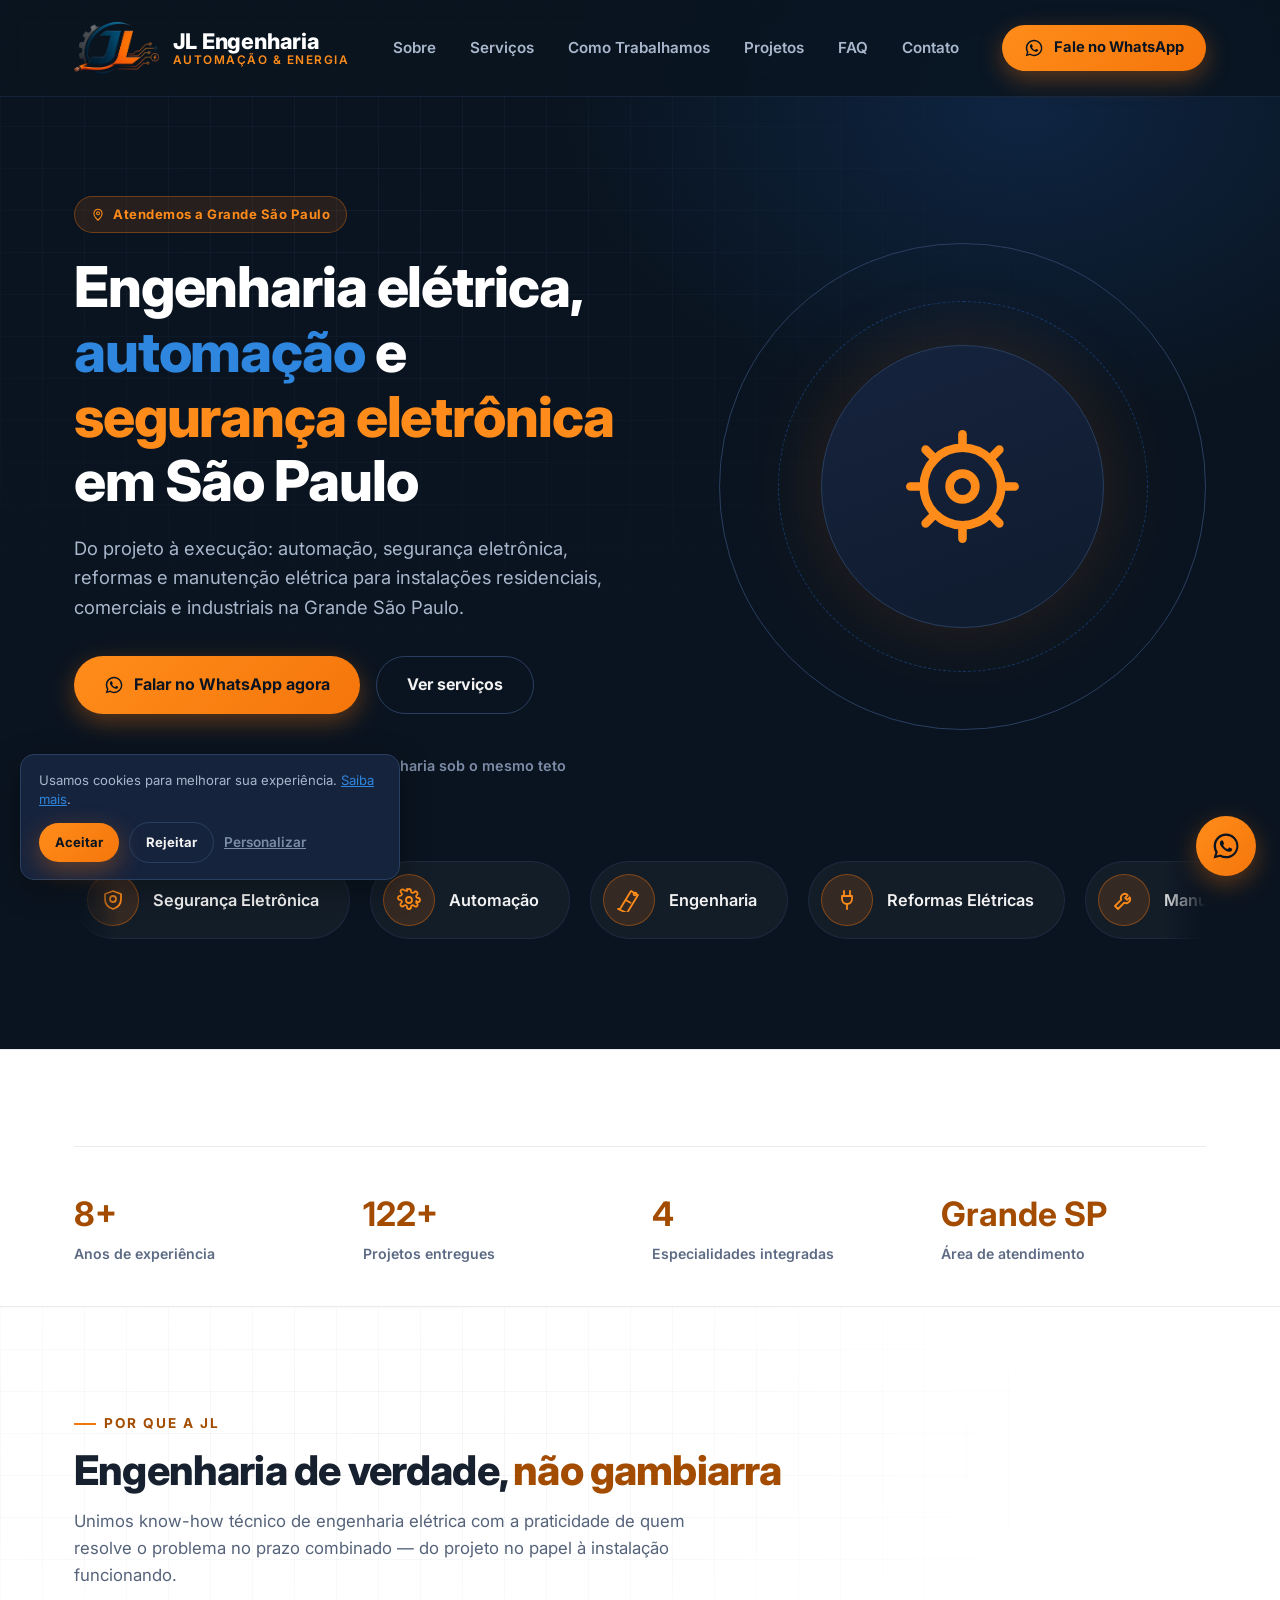
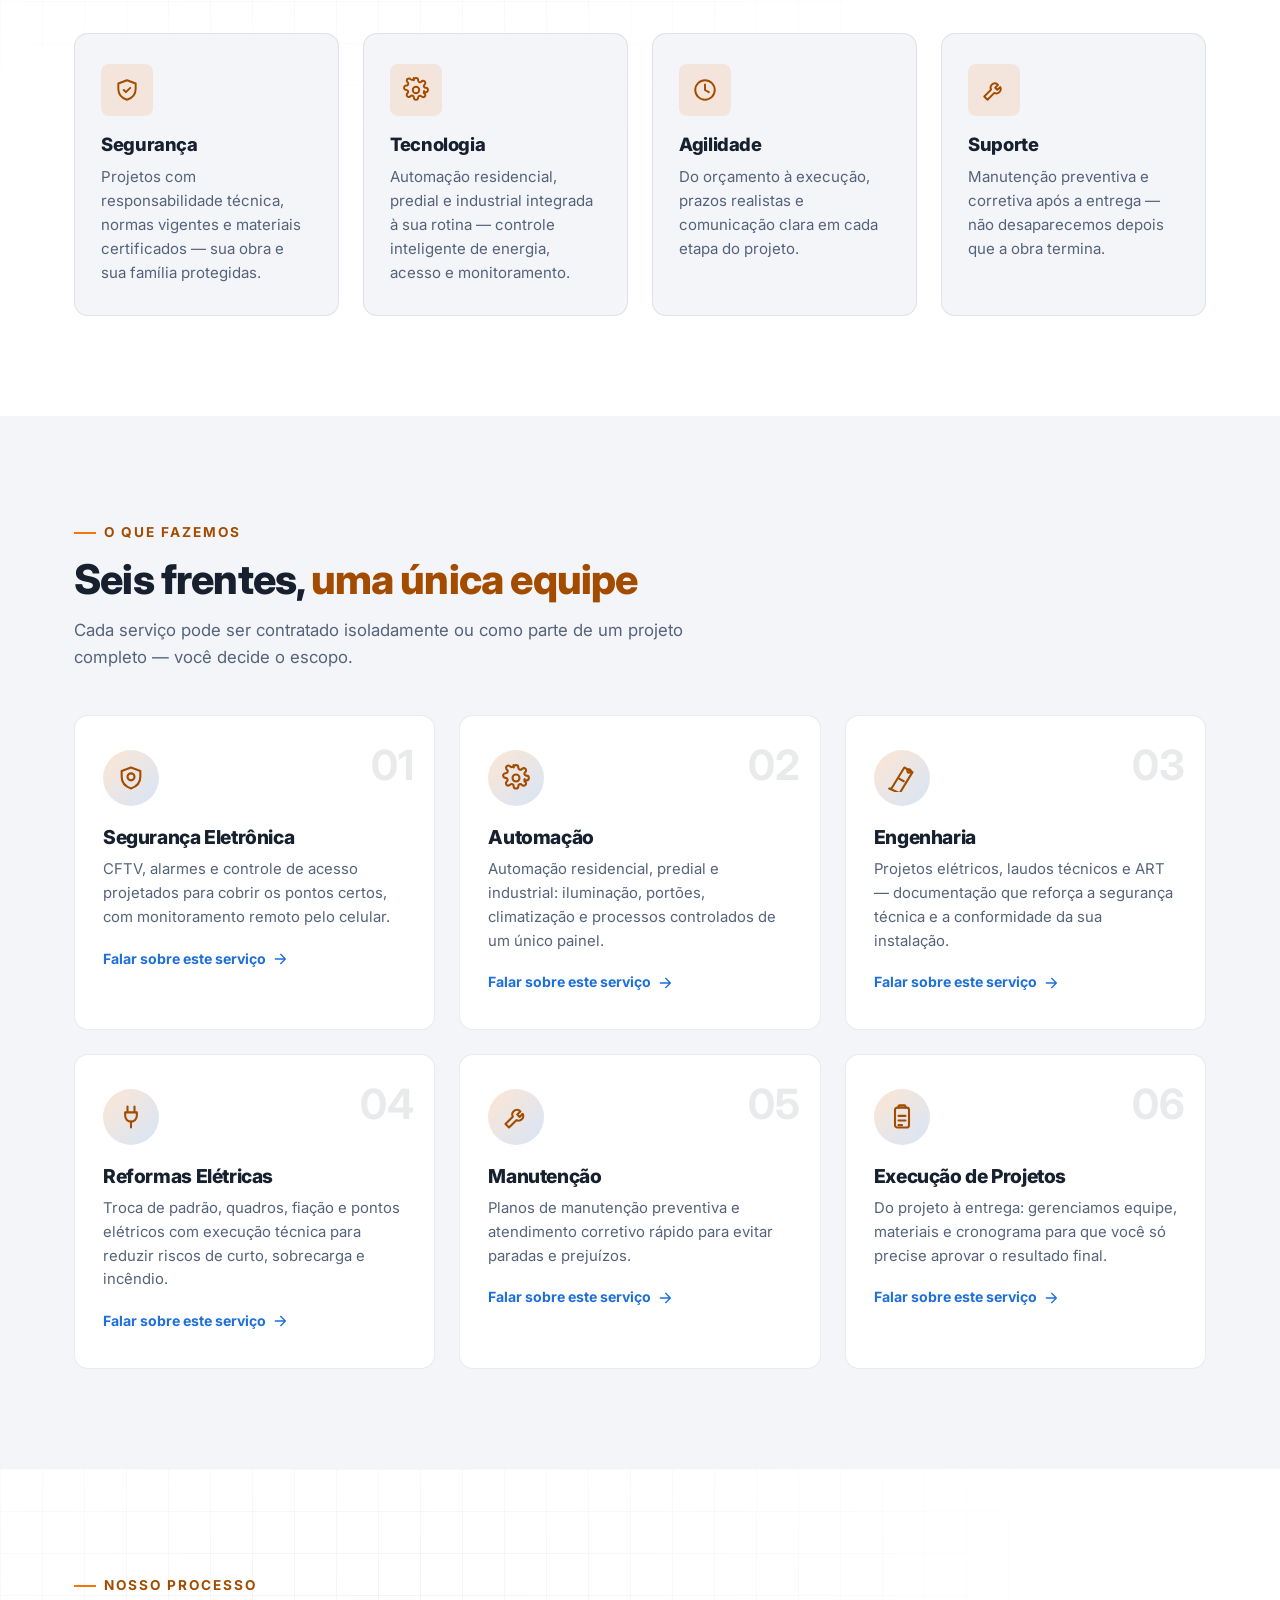
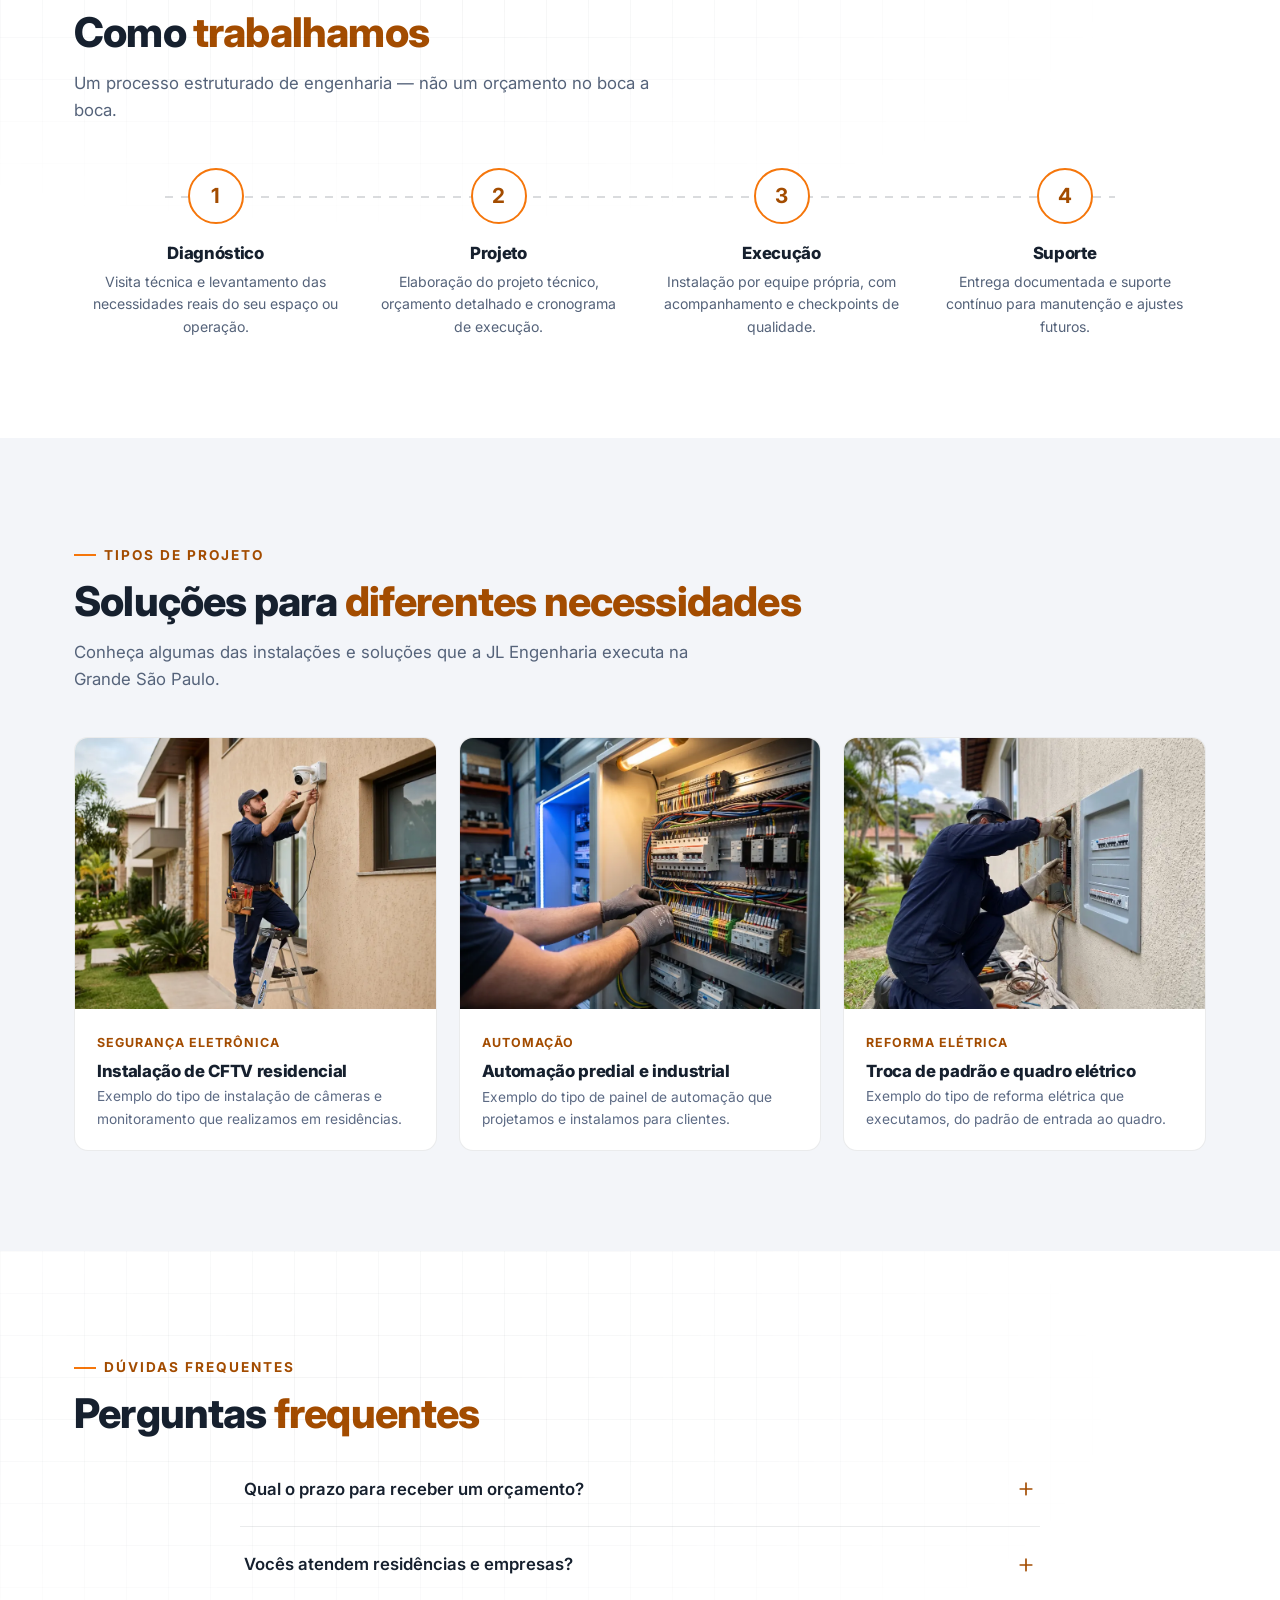
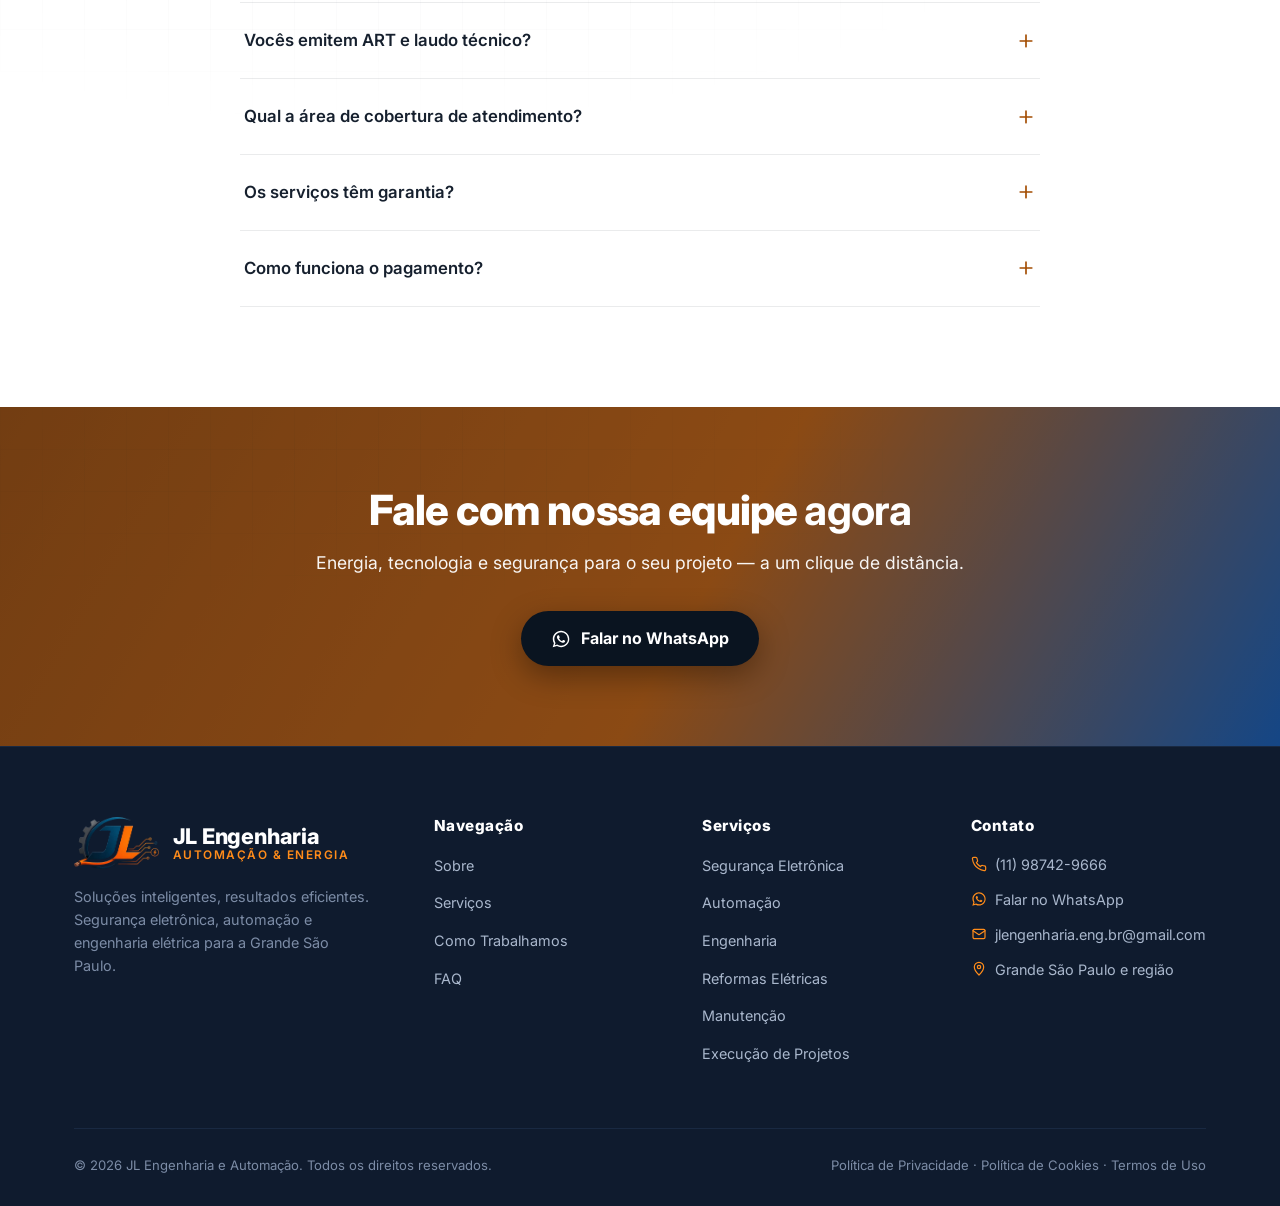
<file: index.html>
<!DOCTYPE html>
<html lang="pt-BR">
<head>
<meta charset="UTF-8">
<meta name="viewport" content="width=device-width, initial-scale=1.0">
<title>Engenharia Elétrica e Automação em São Paulo | JL Engenharia</title>
<meta name="description" content="Engenharia elétrica, automação, segurança eletrônica, reformas elétricas, manutenção e execução de projetos na Grande São Paulo. Solicite um orçamento.">
<meta name="robots" content="index, follow, max-image-preview:large">
<link rel="canonical" href="https://jlengenharia.com.br/">

<!-- Open Graph -->
<meta property="og:type" content="website">
<meta property="og:site_name" content="JL Engenharia e Automação">
<meta property="og:title" content="JL Engenharia | Elétrica, automação e segurança eletrônica">
<meta property="og:description" content="Engenharia elétrica, automação, segurança eletrônica, reformas elétricas, manutenção e execução de projetos na Grande São Paulo.">
<meta property="og:image" content="https://jlengenharia.com.br/assets/img/og-cover.jpg">
<meta property="og:image:secure_url" content="https://jlengenharia.com.br/assets/img/og-cover.jpg">
<meta property="og:image:type" content="image/jpeg">
<meta property="og:image:width" content="1200">
<meta property="og:image:height" content="630">
<meta property="og:image:alt" content="JL Engenharia e profissional trabalhando em painel de automação elétrica">
<meta property="og:url" content="https://jlengenharia.com.br/">
<meta property="og:locale" content="pt_BR">
<meta name="twitter:card" content="summary_large_image">
<meta name="twitter:title" content="JL Engenharia | Elétrica, automação e segurança eletrônica">
<meta name="twitter:description" content="Engenharia elétrica, automação e segurança eletrônica na Grande São Paulo.">
<meta name="twitter:image" content="https://jlengenharia.com.br/assets/img/og-cover.jpg">
<meta name="twitter:image:alt" content="JL Engenharia e profissional trabalhando em painel de automação elétrica">

<link rel="icon" type="image/png" href="/assets/img/favicon.png">
<link rel="apple-touch-icon" href="/assets/img/apple-touch-icon.png">

<link rel="preconnect" href="https://fonts.googleapis.com">
<link rel="preconnect" href="https://fonts.gstatic.com" crossorigin>
<link href="https://fonts.googleapis.com/css2?family=Inter:wght@400;500;600;700;800&amp;display=swap" rel="stylesheet">

<link rel="stylesheet" href="/assets/css/style.css">

<script type="application/ld+json">
{
  "@context": "https://schema.org",
  "@graph": [
    {
      "@type": "LocalBusiness",
      "@id": "https://jlengenharia.com.br/#empresa",
      "name": "JL Engenharia e Automação",
      "description": "Engenharia elétrica, automação, segurança eletrônica, reformas elétricas, manutenção e execução de projetos na Grande São Paulo.",
      "url": "https://jlengenharia.com.br/",
      "logo": {
        "@type": "ImageObject",
        "url": "https://jlengenharia.com.br/assets/img/logo.webp",
        "width": 390,
        "height": 240
      },
      "image": "https://jlengenharia.com.br/assets/img/og-cover.jpg",
      "telephone": "+5511987429666",
      "email": "jlengenharia.eng.br@gmail.com",
      "areaServed": {
        "@type": "AdministrativeArea",
        "name": "Grande São Paulo"
      },
      "contactPoint": {
        "@type": "ContactPoint",
        "telephone": "+5511987429666",
        "email": "jlengenharia.eng.br@gmail.com",
        "contactType": "customer service",
        "availableLanguage": "pt-BR"
      },
      "hasOfferCatalog": {
        "@type": "OfferCatalog",
        "name": "Serviços de engenharia, automação e segurança",
        "itemListElement": [
          { "@type": "Offer", "itemOffered": { "@type": "Service", "name": "Segurança eletrônica" } },
          { "@type": "Offer", "itemOffered": { "@type": "Service", "name": "Automação residencial, predial e industrial" } },
          { "@type": "Offer", "itemOffered": { "@type": "Service", "name": "Projetos de engenharia elétrica" } },
          { "@type": "Offer", "itemOffered": { "@type": "Service", "name": "Reformas elétricas" } },
          { "@type": "Offer", "itemOffered": { "@type": "Service", "name": "Manutenção elétrica" } },
          { "@type": "Offer", "itemOffered": { "@type": "Service", "name": "Execução de projetos" } }
        ]
      }
    },
    {
      "@type": "WebSite",
      "@id": "https://jlengenharia.com.br/#website",
      "url": "https://jlengenharia.com.br/",
      "name": "JL Engenharia e Automação",
      "inLanguage": "pt-BR",
      "publisher": { "@id": "https://jlengenharia.com.br/#empresa" }
    },
    {
      "@type": "FAQPage",
      "@id": "https://jlengenharia.com.br/#faq",
      "url": "https://jlengenharia.com.br/#faq",
      "name": "Perguntas frequentes",
      "inLanguage": "pt-BR",
      "isPartOf": { "@id": "https://jlengenharia.com.br/#website" },
      "about": { "@id": "https://jlengenharia.com.br/#empresa" },
      "mainEntity": [
        {
          "@type": "Question",
          "name": "Qual o prazo para receber um orçamento?",
          "acceptedAnswer": { "@type": "Answer", "text": "Após a visita técnica ou envio das informações do projeto, o orçamento costuma ser entregue em até 48 horas úteis." }
        },
        {
          "@type": "Question",
          "name": "Vocês atendem residências e empresas?",
          "acceptedAnswer": { "@type": "Answer", "text": "Sim. Atendemos projetos residenciais, comerciais, prediais e industriais na Grande São Paulo." }
        },
        {
          "@type": "Question",
          "name": "Vocês emitem ART e laudo técnico?",
          "acceptedAnswer": { "@type": "Answer", "text": "Sim, projetos de engenharia elétrica são acompanhados de ART (Anotação de Responsabilidade Técnica) e laudos quando aplicável." }
        },
        {
          "@type": "Question",
          "name": "Qual a área de cobertura de atendimento?",
          "acceptedAnswer": { "@type": "Answer", "text": "Atendemos a Grande São Paulo e região. Consulte a disponibilidade para outras localidades pelo WhatsApp." }
        },
        {
          "@type": "Question",
          "name": "Os serviços têm garantia?",
          "acceptedAnswer": { "@type": "Answer", "text": "Sim, os serviços executados possuem garantia. O prazo específico é informado no orçamento de cada projeto." }
        },
        {
          "@type": "Question",
          "name": "Como funciona o pagamento?",
          "acceptedAnswer": { "@type": "Answer", "text": "As condições de pagamento são combinadas conforme o porte do projeto. Fale com a equipe pelo WhatsApp para simular seu caso." }
        }
      ]
    }
  ]
}
</script>
</head>
<body>
<!-- ============ SVG SPRITE ============ -->
<svg width="0" height="0" style="position:absolute" aria-hidden="true">
<defs>
<symbol id="icon-cam" viewBox="0 0 24 24" fill="none" stroke="currentColor" stroke-width="1.8" stroke-linecap="round" stroke-linejoin="round"><path d="M12 3l8 3v5c0 5-3.5 8.5-8 10-4.5-1.5-8-5-8-10V6l8-3z"/><circle cx="12" cy="11" r="3"/></symbol>
<symbol id="icon-gear" viewBox="0 0 24 24" fill="none" stroke="currentColor" stroke-width="1.8" stroke-linecap="round" stroke-linejoin="round"><circle cx="12" cy="12" r="3"/><path d="M19.4 13a1.7 1.7 0 00.3 1.9l.1.1a2 2 0 11-2.8 2.8l-.1-.1a1.7 1.7 0 00-1.9-.3 1.7 1.7 0 00-1 1.6V19a2 2 0 11-4 0v-.2a1.7 1.7 0 00-1-1.5 1.7 1.7 0 00-1.9.3l-.1.1a2 2 0 11-2.8-2.8l.1-.1a1.7 1.7 0 00.3-1.9 1.7 1.7 0 00-1.6-1H3a2 2 0 110-4h.2a1.7 1.7 0 001.5-1 1.7 1.7 0 00-.3-1.9l-.1-.1a2 2 0 112.8-2.8l.1.1a1.7 1.7 0 001.9.3H9a1.7 1.7 0 001-1.6V3a2 2 0 114 0v.2a1.7 1.7 0 001 1.5 1.7 1.7 0 001.9-.3l.1-.1a2 2 0 112.8 2.8l-.1.1a1.7 1.7 0 00-.3 1.9V9a1.7 1.7 0 001.6 1H21a2 2 0 110 4h-.2a1.7 1.7 0 00-1.5 1z"/></symbol>
<symbol id="icon-drafting" viewBox="0 0 24 24" fill="none" stroke="currentColor" stroke-width="1.8" stroke-linecap="round" stroke-linejoin="round"><path d="M3 21L14 3l7 4-11 18-9-4z"/><path d="M9.5 12.5l4 2.3"/><circle cx="18" cy="6" r="1.4"/></symbol>
<symbol id="icon-plug" viewBox="0 0 24 24" fill="none" stroke="currentColor" stroke-width="1.8" stroke-linecap="round" stroke-linejoin="round"><path d="M9 3v5M15 3v5M7 8h10v3a5 5 0 01-5 5 5 5 0 01-5-5V8z"/><path d="M12 16v5"/></symbol>
<symbol id="icon-wrench" viewBox="0 0 24 24" fill="none" stroke="currentColor" stroke-width="1.8" stroke-linecap="round" stroke-linejoin="round"><path d="M14.7 6.3a4 4 0 00-5.4 5.4L3 18l3 3 6.3-6.3a4 4 0 005.4-5.4l-2.6 2.6-2-2 2.6-2.6z"/></symbol>
<symbol id="icon-clipboard" viewBox="0 0 24 24" fill="none" stroke="currentColor" stroke-width="1.8" stroke-linecap="round" stroke-linejoin="round"><rect x="6" y="4" width="12" height="17" rx="2"/><path d="M9 4V3a1 1 0 011-1h4a1 1 0 011 1v1"/><path d="M9 11h6M9 15h6M9 19h3"/></symbol>
<symbol id="icon-bolt" viewBox="0 0 24 24" fill="currentColor"><path d="M13 2 4 14h6l-1 8 9-12h-6l1-8z"/></symbol>
<symbol id="icon-whatsapp" viewBox="0 0 24 24" fill="currentColor"><path d="M12.04 2C6.58 2 2.13 6.45 2.13 11.91c0 1.87.51 3.62 1.4 5.12L2 22l5.14-1.5a9.85 9.85 0 004.9 1.32h.01c5.46 0 9.9-4.45 9.9-9.91C21.96 6.45 17.5 2 12.04 2zm0 18.06a8.1 8.1 0 01-4.14-1.14l-.3-.18-3.05.9.9-2.97-.2-.31a8.1 8.1 0 01-1.24-4.35c0-4.5 3.66-8.16 8.15-8.16a8.1 8.1 0 015.77 2.39 8.08 8.08 0 012.38 5.75c0 4.5-3.66 8.07-8.27 8.07zm4.47-6.05c-.24-.12-1.44-.71-1.67-.79-.22-.08-.38-.12-.55.12-.16.24-.63.79-.77.95-.14.16-.28.18-.53.06-.24-.12-1.02-.38-1.95-1.21-.72-.64-1.2-1.44-1.35-1.68-.14-.24-.02-.37.1-.49.11-.11.24-.28.36-.42.12-.14.16-.24.24-.4.08-.16.04-.3-.02-.42-.06-.12-.55-1.32-.75-1.81-.2-.48-.4-.41-.55-.42h-.47c-.16 0-.42.06-.64.3-.22.24-.84.82-.84 2s.86 2.32.98 2.48c.12.16 1.7 2.6 4.13 3.64.58.25 1.03.4 1.38.51.58.18 1.11.16 1.53.1.47-.07 1.44-.59 1.64-1.16.2-.57.2-1.06.14-1.16-.06-.1-.22-.16-.46-.28z"/></symbol>
<symbol id="icon-phone" viewBox="0 0 24 24" fill="none" stroke="currentColor" stroke-width="1.8" stroke-linecap="round" stroke-linejoin="round"><path d="M22 16.92v3a2 2 0 01-2.18 2 19.8 19.8 0 01-8.63-3.07 19.5 19.5 0 01-6-6A19.8 19.8 0 012.12 4.18 2 2 0 014.11 2h3a2 2 0 012 1.72c.13.96.36 1.9.69 2.8a2 2 0 01-.45 2.11L8.09 9.91a16 16 0 006 6l1.27-1.27a2 2 0 012.11-.45c.9.33 1.84.56 2.8.69A2 2 0 0122 16.92z"/></symbol>
<symbol id="icon-mail" viewBox="0 0 24 24" fill="none" stroke="currentColor" stroke-width="1.8" stroke-linecap="round" stroke-linejoin="round"><rect x="3" y="5" width="18" height="14" rx="2"/><path d="M3 7l9 6 9-6"/></symbol>
<symbol id="icon-shield-check" viewBox="0 0 24 24" fill="none" stroke="currentColor" stroke-width="1.8" stroke-linecap="round" stroke-linejoin="round"><path d="M12 3l8 3v5c0 5-3.5 8.5-8 10-4.5-1.5-8-5-8-10V6l8-3z"/><path d="M9 12l2 2 4-4"/></symbol>
<symbol id="icon-arrow-right" viewBox="0 0 24 24" fill="none" stroke="currentColor" stroke-width="2" stroke-linecap="round" stroke-linejoin="round"><path d="M5 12h14M13 5l7 7-7 7"/></symbol>
<symbol id="icon-plus" viewBox="0 0 24 24" fill="none" stroke="currentColor" stroke-width="2" stroke-linecap="round" stroke-linejoin="round"><path d="M12 5v14M5 12h14"/></symbol>
<symbol id="icon-menu" viewBox="0 0 24 24" fill="none" stroke="currentColor" stroke-width="2" stroke-linecap="round"><path d="M3 6h18M3 12h18M3 18h18"/></symbol>
<symbol id="icon-map-pin" viewBox="0 0 24 24" fill="none" stroke="currentColor" stroke-width="1.8" stroke-linecap="round" stroke-linejoin="round"><path d="M12 21s7-6.5 7-12a7 7 0 10-14 0c0 5.5 7 12 7 12z"/><circle cx="12" cy="9" r="2.5"/></symbol>
<symbol id="icon-clock" viewBox="0 0 24 24" fill="none" stroke="currentColor" stroke-width="1.8" stroke-linecap="round" stroke-linejoin="round"><circle cx="12" cy="12" r="9"/><path d="M12 7v5l3.5 2"/></symbol>
<symbol id="icon-gear-hero" viewBox="0 0 24 24" fill="none" stroke="currentColor" stroke-width="1.6" stroke-linecap="round">
  <circle cx="12" cy="12" r="7.2"/>
  <circle cx="12" cy="12" r="2.4"/>
  <g>
    <line x1="12" y1="4.7" x2="12" y2="2.3"/>
    <line x1="12" y1="4.7" x2="12" y2="2.3" transform="rotate(45 12 12)"/>
    <line x1="12" y1="4.7" x2="12" y2="2.3" transform="rotate(90 12 12)"/>
    <line x1="12" y1="4.7" x2="12" y2="2.3" transform="rotate(135 12 12)"/>
    <line x1="12" y1="4.7" x2="12" y2="2.3" transform="rotate(180 12 12)"/>
    <line x1="12" y1="4.7" x2="12" y2="2.3" transform="rotate(225 12 12)"/>
    <line x1="12" y1="4.7" x2="12" y2="2.3" transform="rotate(270 12 12)"/>
    <line x1="12" y1="4.7" x2="12" y2="2.3" transform="rotate(315 12 12)"/>
  </g>
</symbol>
<symbol id="icon-home" viewBox="0 0 24 24" fill="none" stroke="currentColor" stroke-width="1.8" stroke-linecap="round" stroke-linejoin="round"><path d="M3 11l9-8 9 8"/><path d="M5 10v10h14V10"/><path d="M10 20v-6h4v6"/></symbol>
<symbol id="icon-chevron-right" viewBox="0 0 24 24" fill="none" stroke="currentColor" stroke-width="2" stroke-linecap="round" stroke-linejoin="round"><path d="M9 6l6 6-6 6"/></symbol>
<symbol id="icon-question" viewBox="0 0 24 24" fill="none" stroke="currentColor" stroke-width="1.8" stroke-linecap="round" stroke-linejoin="round"><path d="M9.1 9a3 3 0 015.83 1c0 2-3 2.5-3 4.5"/><circle cx="12" cy="17.5" r=".4" fill="currentColor" stroke="none"/><circle cx="12" cy="12" r="9"/></symbol>
</defs>
</svg>

<!-- ============ HEADER ============ -->
<header class="site-header">
  <div class="container header-inner">
    <a href="/" class="brand" aria-label="JL Engenharia e Automação — página inicial">
      <img class="brand-logo" src="/assets/img/logo.webp" alt="JL Engenharia e Automação" width="390" height="240" loading="eager">
      <span class="brand-text">
        <strong>JL Engenharia</strong>
        <span>Automação &amp; Energia</span>
      </span>
    </a>

    <nav class="main-nav" id="main-nav" aria-label="Navegação principal">
      <ul>
        <li><a href="#sobre">Sobre</a></li>
        <li><a href="#servicos">Serviços</a></li>
        <li><a href="#como-trabalhamos">Como Trabalhamos</a></li>
        <li><a href="#projetos">Projetos</a></li>
        <li><a href="#faq">FAQ</a></li>
        <li><a href="#contato">Contato</a></li>
      </ul>
    </nav>

    <div class="header-cta">
      <a href="https://wa.me/5511987429666?text=Ol%C3%A1!%20Vim%20pelo%20site%20e%20gostaria%20de%20um%20or%C3%A7amento." class="btn btn-primary header-cta-btn" target="_blank" rel="noopener">
        <svg viewBox="0 0 24 24" aria-hidden="true"><use href="#icon-whatsapp"/></svg>
        Fale no WhatsApp
      </a>
      <button class="nav-toggle" id="nav-toggle" type="button" aria-label="Abrir menu de navegação" aria-expanded="false" aria-controls="mobile-menu-panel">
        <svg viewBox="0 0 24 24" fill="none" stroke="currentColor" stroke-width="2" stroke-linecap="round" aria-hidden="true" focusable="false">
          <line x1="3.5" y1="7" x2="20.5" y2="7" class="menu-icon-line menu-icon-line-1"/>
          <line x1="3.5" y1="12" x2="20.5" y2="12" class="menu-icon-line menu-icon-line-2"/>
          <line x1="3.5" y1="17" x2="20.5" y2="17" class="menu-icon-line menu-icon-line-3"/>
        </svg>
      </button>
    </div>
  </div>
</header>

<!-- ============ MOBILE MENU OVERLAY ============
     Painel em tela cheia abaixo do header (o botão hambúrguer do header
     continua visível por cima e alterna abrir/fechar). Fade puro via
     opacity+visibility, sem deslocamento. -->
<div class="mobile-menu-panel" id="mobile-menu-panel" role="dialog" aria-modal="true" aria-label="Navegação">
  <div class="mobile-menu-body">
    <nav aria-label="Navegação mobile">
    <ul class="mobile-menu-list">
      <li><a href="/" tabindex="-1"><span class="menu-icon"><svg viewBox="0 0 24 24" aria-hidden="true"><use href="#icon-home"/></svg></span><span class="menu-label">Início</span><svg class="menu-chevron" viewBox="0 0 24 24" aria-hidden="true"><use href="#icon-chevron-right"/></svg></a></li>
      <li><a href="#sobre" tabindex="-1"><span class="menu-icon"><svg viewBox="0 0 24 24" aria-hidden="true"><use href="#icon-shield-check"/></svg></span><span class="menu-label">Sobre</span><svg class="menu-chevron" viewBox="0 0 24 24" aria-hidden="true"><use href="#icon-chevron-right"/></svg></a></li>
      <li><a href="#servicos" tabindex="-1"><span class="menu-icon"><svg viewBox="0 0 24 24" aria-hidden="true"><use href="#icon-gear"/></svg></span><span class="menu-label">Serviços</span><svg class="menu-chevron" viewBox="0 0 24 24" aria-hidden="true"><use href="#icon-chevron-right"/></svg></a></li>
      <li><a href="#como-trabalhamos" tabindex="-1"><span class="menu-icon"><svg viewBox="0 0 24 24" aria-hidden="true"><use href="#icon-clipboard"/></svg></span><span class="menu-label">Como Trabalhamos</span><svg class="menu-chevron" viewBox="0 0 24 24" aria-hidden="true"><use href="#icon-chevron-right"/></svg></a></li>
      <li><a href="#projetos" tabindex="-1"><span class="menu-icon"><svg viewBox="0 0 24 24" aria-hidden="true"><use href="#icon-drafting"/></svg></span><span class="menu-label">Projetos</span><svg class="menu-chevron" viewBox="0 0 24 24" aria-hidden="true"><use href="#icon-chevron-right"/></svg></a></li>
      <li><a href="#faq" tabindex="-1"><span class="menu-icon"><svg viewBox="0 0 24 24" aria-hidden="true"><use href="#icon-question"/></svg></span><span class="menu-label">FAQ</span><svg class="menu-chevron" viewBox="0 0 24 24" aria-hidden="true"><use href="#icon-chevron-right"/></svg></a></li>
      <li><a href="#contato" tabindex="-1"><span class="menu-icon"><svg viewBox="0 0 24 24" aria-hidden="true"><use href="#icon-mail"/></svg></span><span class="menu-label">Contato</span><svg class="menu-chevron" viewBox="0 0 24 24" aria-hidden="true"><use href="#icon-chevron-right"/></svg></a></li>
      <li><a href="https://wa.me/5511987429666?text=Ol%C3%A1!%20Vim%20pelo%20site%20e%20gostaria%20de%20um%20or%C3%A7amento." class="is-cta" target="_blank" rel="noopener" tabindex="-1"><span class="menu-icon"><svg viewBox="0 0 24 24" aria-hidden="true"><use href="#icon-bolt"/></svg></span><span class="menu-label">Falar no WhatsApp agora</span><svg class="menu-chevron" viewBox="0 0 24 24" aria-hidden="true"><use href="#icon-chevron-right"/></svg></a></li>
    </ul>
    </nav>
  </div>
  <div class="mobile-menu-footer">
    <a href="tel:+5511987429666" aria-label="Ligar para a JL Engenharia" tabindex="-1">
      <svg viewBox="0 0 24 24" aria-hidden="true"><use href="#icon-phone"/></svg>
    </a>
    <a href="https://wa.me/5511987429666" target="_blank" rel="noopener" aria-label="WhatsApp" tabindex="-1">
      <svg viewBox="0 0 24 24" aria-hidden="true"><use href="#icon-whatsapp"/></svg>
    </a>
    <a href="mailto:jlengenharia.eng.br@gmail.com" aria-label="E-mail" tabindex="-1">
      <svg viewBox="0 0 24 24" aria-hidden="true"><use href="#icon-mail"/></svg>
    </a>
  </div>
</div>

<main>

<!-- ============ HERO ============ -->
<section class="hero">
  <div class="circuit-bg" aria-hidden="true"></div>
  <div class="container">
  <div class="hero-inner">
    <div class="hero-content">
      <span class="hero-badge">
        <svg viewBox="0 0 24 24" width="14" height="14" aria-hidden="true"><use href="#icon-map-pin"/></svg>
        <span>Atendemos a Grande São Paulo</span>
      </span>
      <h1>Engenharia elétrica, <span class="accent-blue">automação</span> e <span class="accent">segurança eletrônica</span> em São Paulo</h1>
      <p class="lead">Do projeto à execução: automação, segurança eletrônica, reformas e manutenção elétrica para instalações residenciais, comerciais e industriais na Grande São Paulo.</p>
      <div class="hero-actions">
        <a href="https://wa.me/5511987429666?text=Ol%C3%A1!%20Vim%20pelo%20site%20e%20gostaria%20de%20um%20or%C3%A7amento." class="btn btn-primary" target="_blank" rel="noopener">
          <svg viewBox="0 0 24 24" aria-hidden="true"><use href="#icon-whatsapp"/></svg>
          Falar no WhatsApp agora
        </a>
        <a href="#servicos" class="btn btn-secondary">Ver serviços</a>
      </div>
      <div class="hero-coverage">
        <svg viewBox="0 0 24 24" aria-hidden="true"><use href="#icon-shield-check"/></svg>
        Segurança eletrônica, automação e engenharia sob o mesmo teto
      </div>
    </div>

    <div class="hero-visual" aria-hidden="true">
      <div class="ring ring-1"></div>
      <div class="ring ring-2"></div>
      <div class="core">
        <svg viewBox="0 0 24 24" aria-hidden="true"><use href="#icon-gear-hero"/></svg>
      </div>
    </div>
  </div>

  <!-- Carrossel contínuo dos serviços, centralizado dentro do container do hero -->
  <div class="service-carousel" aria-label="Nossos serviços">
    <div class="service-track">
      <div class="service-track-group">
        <div class="service-chip"><span class="service-chip-icon"><svg viewBox="0 0 24 24" aria-hidden="true"><use href="#icon-cam"/></svg></span><span>Segurança Eletrônica</span></div>
        <div class="service-chip"><span class="service-chip-icon"><svg viewBox="0 0 24 24" aria-hidden="true"><use href="#icon-gear"/></svg></span><span>Automação</span></div>
        <div class="service-chip"><span class="service-chip-icon"><svg viewBox="0 0 24 24" aria-hidden="true"><use href="#icon-drafting"/></svg></span><span>Engenharia</span></div>
        <div class="service-chip"><span class="service-chip-icon"><svg viewBox="0 0 24 24" aria-hidden="true"><use href="#icon-plug"/></svg></span><span>Reformas Elétricas</span></div>
        <div class="service-chip"><span class="service-chip-icon"><svg viewBox="0 0 24 24" aria-hidden="true"><use href="#icon-wrench"/></svg></span><span>Manutenção</span></div>
        <div class="service-chip"><span class="service-chip-icon"><svg viewBox="0 0 24 24" aria-hidden="true"><use href="#icon-clipboard"/></svg></span><span>Execução de Projetos</span></div>
      </div>
      <div class="service-track-group" aria-hidden="true">
        <div class="service-chip"><span class="service-chip-icon"><svg viewBox="0 0 24 24" aria-hidden="true"><use href="#icon-cam"/></svg></span><span>Segurança Eletrônica</span></div>
        <div class="service-chip"><span class="service-chip-icon"><svg viewBox="0 0 24 24" aria-hidden="true"><use href="#icon-gear"/></svg></span><span>Automação</span></div>
        <div class="service-chip"><span class="service-chip-icon"><svg viewBox="0 0 24 24" aria-hidden="true"><use href="#icon-drafting"/></svg></span><span>Engenharia</span></div>
        <div class="service-chip"><span class="service-chip-icon"><svg viewBox="0 0 24 24" aria-hidden="true"><use href="#icon-plug"/></svg></span><span>Reformas Elétricas</span></div>
        <div class="service-chip"><span class="service-chip-icon"><svg viewBox="0 0 24 24" aria-hidden="true"><use href="#icon-wrench"/></svg></span><span>Manutenção</span></div>
        <div class="service-chip"><span class="service-chip-icon"><svg viewBox="0 0 24 24" aria-hidden="true"><use href="#icon-clipboard"/></svg></span><span>Execução de Projetos</span></div>
      </div>
    </div>
  </div>
  </div>
</section>

<!-- ============ TRUST STRIP (estatísticas) ============ -->
<section class="trust-strip section-light section-white">
  <div class="container">
    <div class="stats-bar">
      <div class="stat"><strong data-count="10" data-suffix="+">0</strong><span>Anos de experiência</span></div>
      <div class="stat"><strong data-count="150" data-suffix="+">0</strong><span>Projetos entregues</span></div>
      <div class="stat"><strong data-count="6">0</strong><span>Especialidades integradas</span></div>
      <div class="stat"><strong>Grande SP</strong><span>Área de atendimento</span></div>
    </div>
  </div>
</section>

<!-- ============ SOBRE / PILARES ============ -->
<section class="section section-light section-white" id="sobre">
  <div class="circuit-bg" aria-hidden="true"></div>
  <div class="container">
    <span class="section-label">Por que a JL</span>
    <h2 class="section-title">Engenharia de verdade, <span>não gambiarra</span></h2>
    <p class="section-sub">Unimos know-how técnico de engenharia elétrica com a praticidade de quem resolve o problema no prazo combinado — do projeto no papel à instalação funcionando.</p>

    <div class="pillars-grid">
      <div class="pillar-card reveal">
        <div class="pillar-icon"><svg viewBox="0 0 24 24" aria-hidden="true"><use href="#icon-shield-check"/></svg></div>
        <h3>Segurança</h3>
        <p>Projetos com responsabilidade técnica, normas vigentes e materiais certificados — sua obra e sua família protegidas.</p>
      </div>
      <div class="pillar-card reveal">
        <div class="pillar-icon"><svg viewBox="0 0 24 24" aria-hidden="true"><use href="#icon-gear"/></svg></div>
        <h3>Tecnologia</h3>
        <p>Automação residencial, predial e industrial integrada à sua rotina — controle inteligente de energia, acesso e monitoramento.</p>
      </div>
      <div class="pillar-card reveal">
        <div class="pillar-icon"><svg viewBox="0 0 24 24" aria-hidden="true"><use href="#icon-clock"/></svg></div>
        <h3>Agilidade</h3>
        <p>Do orçamento à execução, prazos realistas e comunicação clara em cada etapa do projeto.</p>
      </div>
      <div class="pillar-card reveal">
        <div class="pillar-icon"><svg viewBox="0 0 24 24" aria-hidden="true"><use href="#icon-wrench"/></svg></div>
        <h3>Suporte</h3>
        <p>Manutenção preventiva e corretiva após a entrega — não desaparecemos depois que a obra termina.</p>
      </div>
    </div>
  </div>
</section>

<!-- ============ SERVIÇOS ============ -->
<section class="section section-light" id="servicos">
  <div class="container">
    <span class="section-label">O que fazemos</span>
    <h2 class="section-title">Seis frentes, <span>uma única equipe</span></h2>
    <p class="section-sub">Cada serviço pode ser contratado isoladamente ou como parte de um projeto completo — você decide o escopo.</p>

    <div class="services-grid">
      <article class="service-card reveal">
        <span class="num">01</span>
        <div class="service-icon"><svg viewBox="0 0 24 24" aria-hidden="true"><use href="#icon-cam"/></svg></div>
        <h3>Segurança Eletrônica</h3>
        <p>CFTV, alarmes e controle de acesso projetados para cobrir os pontos certos, com monitoramento remoto pelo celular.</p>
        <a href="https://wa.me/5511987429666?text=Ol%C3%A1!%20Quero%20saber%20mais%20sobre%20seguran%C3%A7a%20eletr%C3%B4nica." class="service-link" target="_blank" rel="noopener">Falar sobre este serviço <svg viewBox="0 0 24 24" aria-hidden="true"><use href="#icon-arrow-right"/></svg></a>
      </article>

      <article class="service-card reveal">
        <span class="num">02</span>
        <div class="service-icon"><svg viewBox="0 0 24 24" aria-hidden="true"><use href="#icon-gear"/></svg></div>
        <h3>Automação</h3>
        <p>Automação residencial, predial e industrial: iluminação, portões, climatização e processos controlados de um único painel.</p>
        <a href="https://wa.me/5511987429666?text=Ol%C3%A1!%20Quero%20saber%20mais%20sobre%20automa%C3%A7%C3%A3o." class="service-link" target="_blank" rel="noopener">Falar sobre este serviço <svg viewBox="0 0 24 24" aria-hidden="true"><use href="#icon-arrow-right"/></svg></a>
      </article>

      <article class="service-card reveal">
        <span class="num">03</span>
        <div class="service-icon"><svg viewBox="0 0 24 24" aria-hidden="true"><use href="#icon-drafting"/></svg></div>
        <h3>Engenharia</h3>
        <p>Projetos elétricos, laudos técnicos e ART — documentação que reforça a segurança técnica e a conformidade da sua instalação.</p>
        <a href="https://wa.me/5511987429666?text=Ol%C3%A1!%20Quero%20saber%20mais%20sobre%20projetos%20de%20engenharia." class="service-link" target="_blank" rel="noopener">Falar sobre este serviço <svg viewBox="0 0 24 24" aria-hidden="true"><use href="#icon-arrow-right"/></svg></a>
      </article>

      <article class="service-card reveal">
        <span class="num">04</span>
        <div class="service-icon"><svg viewBox="0 0 24 24" aria-hidden="true"><use href="#icon-plug"/></svg></div>
        <h3>Reformas Elétricas</h3>
        <p>Troca de padrão, quadros, fiação e pontos elétricos com execução técnica para reduzir riscos de curto, sobrecarga e incêndio.</p>
        <a href="https://wa.me/5511987429666?text=Ol%C3%A1!%20Quero%20saber%20mais%20sobre%20reforma%20el%C3%A9trica." class="service-link" target="_blank" rel="noopener">Falar sobre este serviço <svg viewBox="0 0 24 24" aria-hidden="true"><use href="#icon-arrow-right"/></svg></a>
      </article>

      <article class="service-card reveal">
        <span class="num">05</span>
        <div class="service-icon"><svg viewBox="0 0 24 24" aria-hidden="true"><use href="#icon-wrench"/></svg></div>
        <h3>Manutenção</h3>
        <p>Planos de manutenção preventiva e atendimento corretivo rápido para evitar paradas e prejuízos.</p>
        <a href="https://wa.me/5511987429666?text=Ol%C3%A1!%20Quero%20saber%20mais%20sobre%20manuten%C3%A7%C3%A3o." class="service-link" target="_blank" rel="noopener">Falar sobre este serviço <svg viewBox="0 0 24 24" aria-hidden="true"><use href="#icon-arrow-right"/></svg></a>
      </article>

      <article class="service-card reveal">
        <span class="num">06</span>
        <div class="service-icon"><svg viewBox="0 0 24 24" aria-hidden="true"><use href="#icon-clipboard"/></svg></div>
        <h3>Execução de Projetos</h3>
        <p>Do projeto à entrega: gerenciamos equipe, materiais e cronograma para que você só precise aprovar o resultado final.</p>
        <a href="https://wa.me/5511987429666?text=Ol%C3%A1!%20Quero%20executar%20um%20projeto%20completo." class="service-link" target="_blank" rel="noopener">Falar sobre este serviço <svg viewBox="0 0 24 24" aria-hidden="true"><use href="#icon-arrow-right"/></svg></a>
      </article>
    </div>
  </div>
</section>

<!-- ============ COMO TRABALHAMOS ============ -->
<section class="section section-light section-white" id="como-trabalhamos">
  <div class="circuit-bg" aria-hidden="true"></div>
  <div class="container">
    <span class="section-label">Nosso processo</span>
    <h2 class="section-title">Como <span>trabalhamos</span></h2>
    <p class="section-sub">Um processo estruturado de engenharia — não um orçamento no boca a boca.</p>

    <div class="process-track">
      <div class="process-step reveal">
        <div class="process-num">1</div>
        <h3>Diagnóstico</h3>
        <p>Visita técnica e levantamento das necessidades reais do seu espaço ou operação.</p>
      </div>
      <div class="process-step reveal">
        <div class="process-num">2</div>
        <h3>Projeto</h3>
        <p>Elaboração do projeto técnico, orçamento detalhado e cronograma de execução.</p>
      </div>
      <div class="process-step reveal">
        <div class="process-num">3</div>
        <h3>Execução</h3>
        <p>Instalação por equipe própria, com acompanhamento e checkpoints de qualidade.</p>
      </div>
      <div class="process-step reveal">
        <div class="process-num">4</div>
        <h3>Suporte</h3>
        <p>Entrega documentada e suporte contínuo para manutenção e ajustes futuros.</p>
      </div>
    </div>
  </div>
</section>

<!-- ============ PROJETOS ============ -->
<section class="section section-light" id="projetos">
  <div class="container">
    <span class="section-label">Tipos de projeto</span>
    <h2 class="section-title">Soluções para <span>diferentes necessidades</span></h2>
    <p class="section-sub">Conheça algumas das instalações e soluções que a JL Engenharia executa na Grande São Paulo.</p>

    <!-- Imagens ilustrativas do tipo de serviço — substituir por fotos reais das obras do cliente assim que disponíveis -->
    <div class="projects-grid">
      <div class="project-card reveal">
        <div class="project-thumb">
          <img src="/assets/img/projeto-seguranca-eletronica.webp" width="900" height="675" alt="Técnico instalando câmera de CFTV na fachada de uma residência" loading="lazy" decoding="async">
        </div>
        <div class="project-info">
          <span>Segurança Eletrônica</span>
          <h3>Instalação de CFTV residencial</h3>
          <p>Exemplo do tipo de instalação de câmeras e monitoramento que realizamos em residências.</p>
        </div>
      </div>
      <div class="project-card reveal">
        <div class="project-thumb">
          <img src="/assets/img/projeto-automacao.webp" width="900" height="675" alt="Técnico organizando fiação em um painel de automação industrial" loading="lazy" decoding="async">
        </div>
        <div class="project-info">
          <span>Automação</span>
          <h3>Automação predial e industrial</h3>
          <p>Exemplo do tipo de painel de automação que projetamos e instalamos para clientes.</p>
        </div>
      </div>
      <div class="project-card reveal">
        <div class="project-thumb">
          <img src="/assets/img/projeto-reforma-eletrica.webp" width="900" height="675" alt="Eletricista trocando o padrão de entrada e quadro elétrico de uma residência" loading="lazy" decoding="async">
        </div>
        <div class="project-info">
          <span>Reforma Elétrica</span>
          <h3>Troca de padrão e quadro elétrico</h3>
          <p>Exemplo do tipo de reforma elétrica que executamos, do padrão de entrada ao quadro.</p>
        </div>
      </div>
    </div>
  </div>
</section>

<!-- ============ FAQ ============ -->
<section class="section section-light section-white" id="faq">
  <div class="circuit-bg" aria-hidden="true"></div>
  <div class="container">
    <span class="section-label">Dúvidas frequentes</span>
    <h2 class="section-title">Perguntas <span>frequentes</span></h2>

    <div class="faq-list">
      <div class="faq-item">
        <button class="faq-question" aria-expanded="false">
          Qual o prazo para receber um orçamento?
          <svg viewBox="0 0 24 24" aria-hidden="true"><use href="#icon-plus"/></svg>
        </button>
        <div class="faq-answer"><p>Após a visita técnica ou envio das informações do projeto, o orçamento costuma ser entregue em até 48 horas úteis.</p></div>
      </div>
      <div class="faq-item">
        <button class="faq-question" aria-expanded="false">
          Vocês atendem residências e empresas?
          <svg viewBox="0 0 24 24" aria-hidden="true"><use href="#icon-plus"/></svg>
        </button>
        <div class="faq-answer"><p>Sim. Atendemos projetos residenciais, comerciais, prediais e industriais na Grande São Paulo.</p></div>
      </div>
      <div class="faq-item">
        <button class="faq-question" aria-expanded="false">
          Vocês emitem ART e laudo técnico?
          <svg viewBox="0 0 24 24" aria-hidden="true"><use href="#icon-plus"/></svg>
        </button>
        <div class="faq-answer"><p>Sim, projetos de engenharia elétrica são acompanhados de ART (Anotação de Responsabilidade Técnica) e laudos quando aplicável.</p></div>
      </div>
      <div class="faq-item">
        <button class="faq-question" aria-expanded="false">
          Qual a área de cobertura de atendimento?
          <svg viewBox="0 0 24 24" aria-hidden="true"><use href="#icon-plus"/></svg>
        </button>
        <div class="faq-answer"><p>Atendemos a Grande São Paulo e região. Consulte a disponibilidade para outras localidades pelo WhatsApp.</p></div>
      </div>
      <div class="faq-item">
        <button class="faq-question" aria-expanded="false">
          Os serviços têm garantia?
          <svg viewBox="0 0 24 24" aria-hidden="true"><use href="#icon-plus"/></svg>
        </button>
        <div class="faq-answer"><p>Sim, os serviços executados possuem garantia. O prazo específico é informado no orçamento de cada projeto.</p></div>
      </div>
      <div class="faq-item">
        <button class="faq-question" aria-expanded="false">
          Como funciona o pagamento?
          <svg viewBox="0 0 24 24" aria-hidden="true"><use href="#icon-plus"/></svg>
        </button>
        <div class="faq-answer"><p>As condições de pagamento são combinadas conforme o porte do projeto. Fale com a equipe pelo WhatsApp para simular seu caso.</p></div>
      </div>
    </div>
  </div>
</section>

<!-- ============ CTA FINAL ============ -->
<section class="cta-final" id="contato">
  <div class="circuit-bg" aria-hidden="true"></div>
  <div class="container">
    <h2>Fale com nossa equipe <strong>agora</strong></h2>
    <p>Energia, tecnologia e segurança para o seu projeto — a um clique de distância.</p>
    <a href="https://wa.me/5511987429666?text=Ol%C3%A1!%20Vim%20pelo%20site%20e%20gostaria%20de%20um%20or%C3%A7amento." class="btn btn-primary" target="_blank" rel="noopener">
      <svg viewBox="0 0 24 24" aria-hidden="true"><use href="#icon-whatsapp"/></svg>
      Falar no WhatsApp
    </a>
  </div>
</section>

</main>

<!-- ============ FOOTER ============ -->
<footer class="site-footer">
  <div class="container">
    <div class="footer-grid">
      <div class="footer-brand">
        <a href="/" class="brand">
          <img class="brand-logo" src="/assets/img/logo.webp" alt="JL Engenharia e Automação" width="390" height="240" loading="eager">
          <span class="brand-text">
            <strong>JL Engenharia</strong>
            <span>Automação &amp; Energia</span>
          </span>
        </a>
        <p>Soluções inteligentes, resultados eficientes. Segurança eletrônica, automação e engenharia elétrica para a Grande São Paulo.</p>
      </div>

      <div class="footer-col">
        <h4>Navegação</h4>
        <ul>
          <li><a href="#sobre">Sobre</a></li>
          <li><a href="#servicos">Serviços</a></li>
          <li><a href="#como-trabalhamos">Como Trabalhamos</a></li>
          <li><a href="#faq">FAQ</a></li>
        </ul>
      </div>

      <div class="footer-col">
        <h4>Serviços</h4>
        <ul>
          <li><a href="#servicos">Segurança Eletrônica</a></li>
          <li><a href="#servicos">Automação</a></li>
          <li><a href="#servicos">Engenharia</a></li>
          <li><a href="#servicos">Reformas Elétricas</a></li>
          <li><a href="#servicos">Manutenção</a></li>
          <li><a href="#servicos">Execução de Projetos</a></li>
        </ul>
      </div>

      <div class="footer-col">
        <h4>Contato</h4>
        <ul>
          <li class="contact-line"><svg aria-hidden="true"><use href="#icon-phone"/></svg><a href="tel:+5511987429666">(11) 98742-9666</a></li>
          <li class="contact-line"><svg aria-hidden="true"><use href="#icon-whatsapp"/></svg><a href="https://wa.me/5511987429666" target="_blank" rel="noopener">Falar no WhatsApp</a></li>
          <li class="contact-line"><svg aria-hidden="true"><use href="#icon-mail"/></svg><a href="mailto:jlengenharia.eng.br@gmail.com">jlengenharia.eng.br@gmail.com</a></li>
          <li class="contact-line"><svg aria-hidden="true"><use href="#icon-map-pin"/></svg>Grande São Paulo e região</li>
        </ul>
      </div>
    </div>

    <div class="footer-bottom">
      <span>&copy; <span id="year"></span> JL Engenharia e Automação. Todos os direitos reservados.</span>
      <span>
        <a href="/privacidade">Política de Privacidade</a> ·
        <a href="/cookies">Política de Cookies</a> ·
        <a href="/termos">Termos de Uso</a>
      </span>
    </div>
  </div>
</footer>

<!-- ============ WHATSAPP FLUTUANTE ============ -->
<a href="https://wa.me/5511987429666?text=Ol%C3%A1!%20Vim%20pelo%20site%20e%20gostaria%20de%20um%20or%C3%A7amento." class="wa-float" target="_blank" rel="noopener" aria-label="Falar no WhatsApp">
  <svg viewBox="0 0 24 24" aria-hidden="true"><use href="#icon-whatsapp"/></svg>
</a>

<!-- ============ COOKIE BANNER (LGPD) ============ -->
<div class="cookie-banner" id="cookie-banner" role="dialog" aria-live="polite" aria-label="Aviso de cookies">
  <p>Usamos cookies para melhorar sua experiência. <a href="/cookies">Saiba mais</a>.</p>
  <div class="cookie-actions">
    <button class="btn btn-primary" id="cookie-accept-all">Aceitar</button>
    <button class="btn btn-ghost" id="cookie-reject-all">Rejeitar</button>
    <button class="btn-link" id="cookie-open-prefs">Personalizar</button>
  </div>
</div>

<div class="cookie-prefs" id="cookie-prefs">
  <div class="cookie-prefs-modal" role="dialog" aria-label="Preferências de cookies">
    <h3>Preferências de cookies</h3>
    <p>Escolha quais categorias de cookies deseja permitir. Cookies necessários não podem ser desativados pois garantem o funcionamento básico do site.</p>

    <div class="cookie-category">
      <div>
        <h4>Necessários</h4>
        <p>Essenciais para o funcionamento do site (navegação, segurança). Sempre ativos.</p>
      </div>
      <label class="switch">
        <input type="checkbox" checked disabled>
        <span class="slider"></span>
      </label>
    </div>

    <div class="cookie-category">
      <div>
        <h4>Analytics</h4>
        <p>Nos ajudam a entender como o site é utilizado, de forma agregada e anônima.</p>
      </div>
      <label class="switch">
        <input type="checkbox" id="cookie-analytics">
        <span class="slider"></span>
      </label>
    </div>

    <div class="cookie-category">
      <div>
        <h4>Marketing</h4>
        <p>Usados para personalizar anúncios e medir a eficácia de campanhas.</p>
      </div>
      <label class="switch">
        <input type="checkbox" id="cookie-marketing">
        <span class="slider"></span>
      </label>
    </div>

    <div class="cookie-prefs-actions">
      <button class="btn btn-ghost" id="cookie-close-prefs">Cancelar</button>
      <button class="btn btn-primary" id="cookie-save-prefs">Salvar preferências</button>
    </div>
  </div>
</div>

<script>document.getElementById('year').textContent = new Date().getFullYear();</script>
<script src="/assets/js/main.js" defer></script>
</body>
</html>
</file>
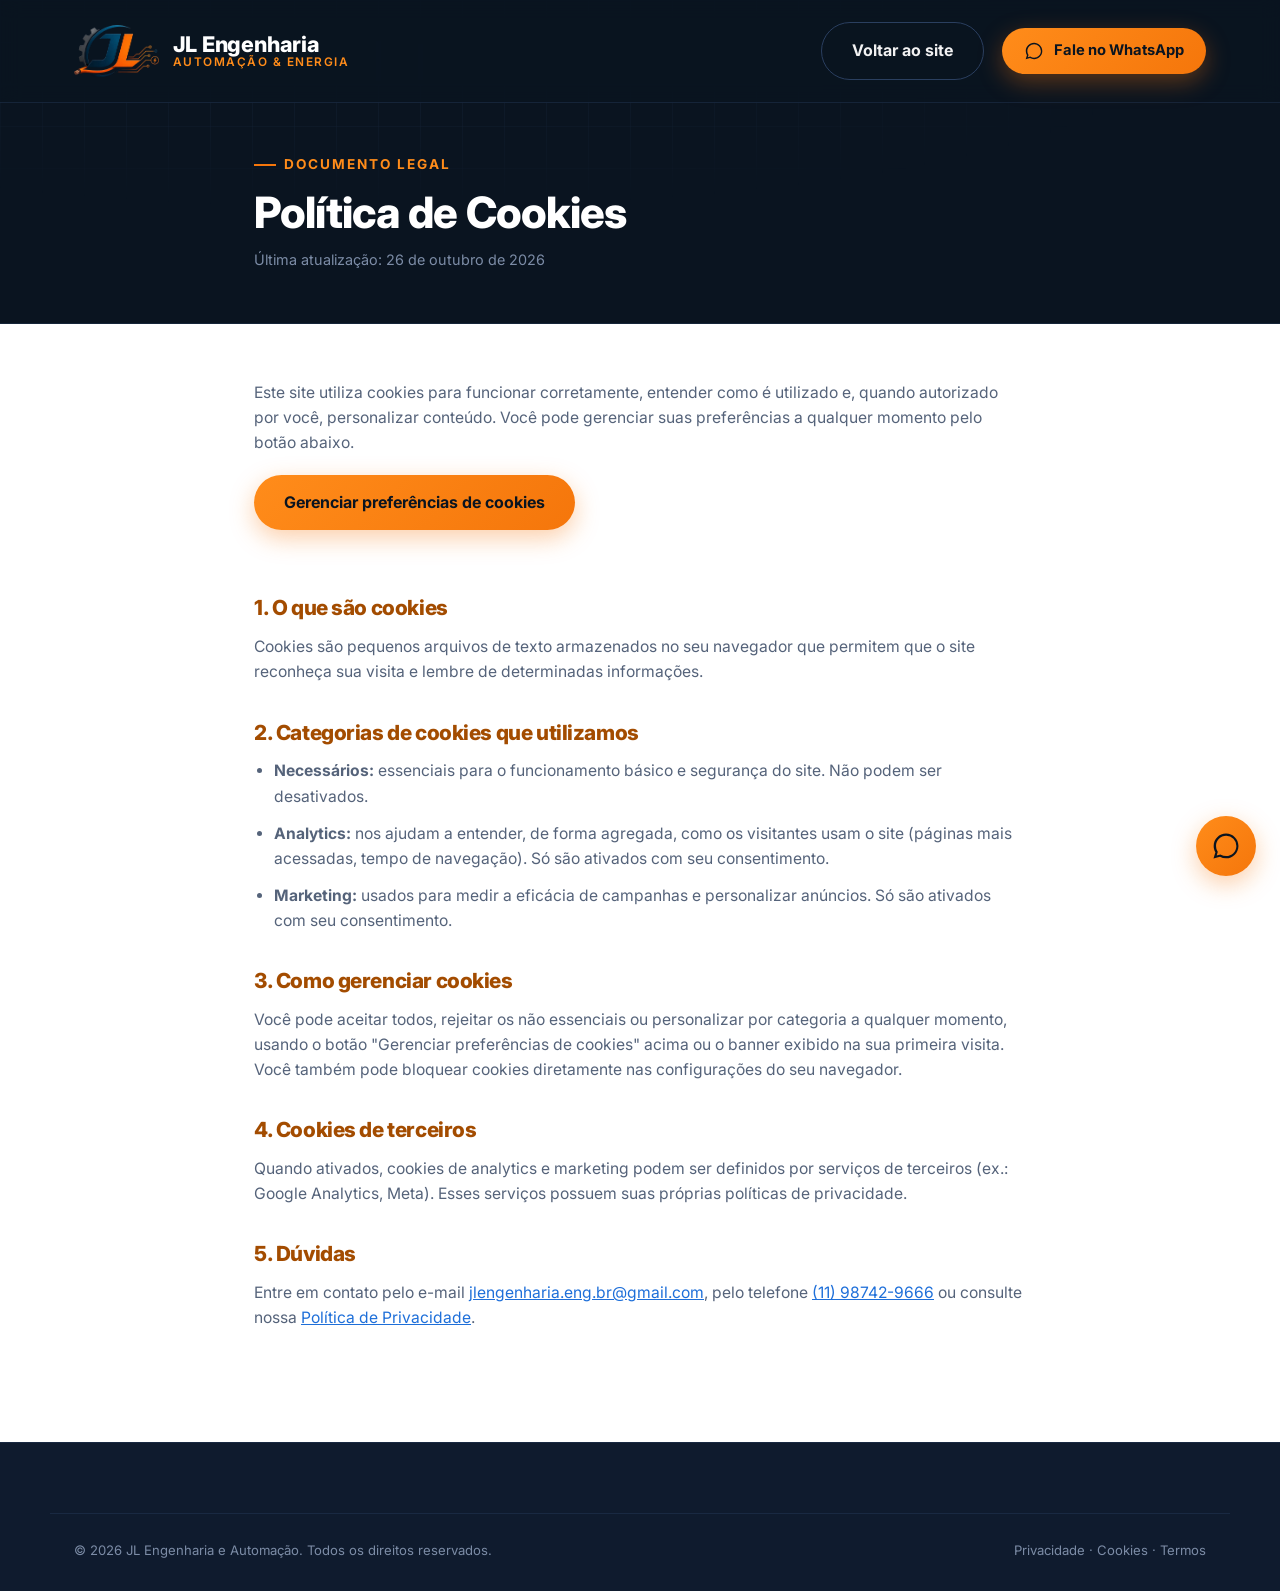
<file: cookies.html>
<!DOCTYPE html>
<html lang="pt-BR">
<head>
<meta charset="UTF-8">
<meta name="viewport" content="width=device-width, initial-scale=1.0">
<title>Política de Cookies | JL Engenharia e Automação</title>
<meta name="description" content="Como a JL Engenharia e Automação utiliza cookies neste site.">
<meta name="robots" content="noindex, follow">
<link rel="canonical" href="https://jlengenharia.com.br/cookies">
<link rel="icon" type="image/png" href="/assets/img/favicon.png">
<link rel="apple-touch-icon" href="/assets/img/apple-touch-icon.png">
<link rel="preconnect" href="https://fonts.googleapis.com">
<link rel="preconnect" href="https://fonts.gstatic.com" crossorigin>
<link href="https://fonts.googleapis.com/css2?family=Inter:wght@400;500;600;700;800&amp;display=swap" rel="stylesheet">
<link rel="stylesheet" href="/assets/css/style.css">
</head>
<body>
<header class="site-header">
  <div class="container header-inner">
    <a href="/" class="brand" aria-label="JL Engenharia e Automação — página inicial">
      <img class="brand-logo" src="/assets/img/logo.webp" alt="JL Engenharia e Automação" width="390" height="240" loading="eager">
      <span class="brand-text"><strong>JL Engenharia</strong><span>Automação &amp; Energia</span></span>
    </a>
    <div class="header-cta">
      <a href="/" class="btn btn-secondary header-back-btn">Voltar ao site</a>
      <a href="https://wa.me/5511987429666?text=Ol%C3%A1!%20Vim%20pelo%20site%20e%20gostaria%20de%20um%20or%C3%A7amento." class="btn btn-primary header-cta-btn" target="_blank" rel="noopener">
        <svg viewBox="0 0 24 24" fill="currentColor" aria-hidden="true"><path d="M12.04 2C6.58 2 2.13 6.45 2.13 11.91c0 1.87.51 3.62 1.4 5.12L2 22l5.14-1.5a9.85 9.85 0 004.9 1.32h.01c5.46 0 9.9-4.45 9.9-9.91C21.96 6.45 17.5 2 12.04 2zm0 18.06a8.1 8.1 0 01-4.14-1.14l-.3-.18-3.05.9.9-2.97-.2-.31a8.1 8.1 0 01-1.24-4.35c0-4.5 3.66-8.16 8.15-8.16a8.1 8.1 0 015.77 2.39 8.08 8.08 0 012.38 5.75c0 4.5-3.66 8.07-8.27 8.07z"/></svg>
        Fale no WhatsApp
      </a>
    </div>
  </div>
</header>

<section class="legal-hero">
  <div class="circuit-bg" aria-hidden="true"></div>
  <div class="container">
    <span class="section-label">Documento legal</span>
    <h1>Política de Cookies</h1>
    <p class="updated">Última atualização: 26 de outubro de 2026</p>
  </div>
</section>

<main class="legal-page section-light section-white">
  <div class="container">
    <p>Este site utiliza cookies para funcionar corretamente, entender como é utilizado e, quando autorizado por você, personalizar conteúdo. Você pode gerenciar suas preferências a qualquer momento pelo botão abaixo.</p>

    <button class="btn btn-primary" id="cookie-open-prefs-page" style="margin: 8px 0 30px;">Gerenciar preferências de cookies</button>

    <h2>1. O que são cookies</h2>
    <p>Cookies são pequenos arquivos de texto armazenados no seu navegador que permitem que o site reconheça sua visita e lembre de determinadas informações.</p>

    <h2>2. Categorias de cookies que utilizamos</h2>
    <ul>
      <li><strong>Necessários:</strong> essenciais para o funcionamento básico e segurança do site. Não podem ser desativados.</li>
      <li><strong>Analytics:</strong> nos ajudam a entender, de forma agregada, como os visitantes usam o site (páginas mais acessadas, tempo de navegação). Só são ativados com seu consentimento.</li>
      <li><strong>Marketing:</strong> usados para medir a eficácia de campanhas e personalizar anúncios. Só são ativados com seu consentimento.</li>
    </ul>

    <h2>3. Como gerenciar cookies</h2>
    <p>Você pode aceitar todos, rejeitar os não essenciais ou personalizar por categoria a qualquer momento, usando o botão "Gerenciar preferências de cookies" acima ou o banner exibido na sua primeira visita. Você também pode bloquear cookies diretamente nas configurações do seu navegador.</p>

    <h2>4. Cookies de terceiros</h2>
    <p>Quando ativados, cookies de analytics e marketing podem ser definidos por serviços de terceiros (ex.: Google Analytics, Meta). Esses serviços possuem suas próprias políticas de privacidade.</p>

    <h2>5. Dúvidas</h2>
    <p>Entre em contato pelo e-mail <a href="mailto:jlengenharia.eng.br@gmail.com">jlengenharia.eng.br@gmail.com</a>, pelo telefone <a href="tel:+5511987429666">(11) 98742-9666</a> ou consulte nossa <a href="/privacidade">Política de Privacidade</a>.</p>
  </div>
</main>

<footer class="site-footer">
  <div class="container footer-bottom">
    <span>&copy; <span id="year"></span> JL Engenharia e Automação. Todos os direitos reservados.</span>
    <span><a href="/privacidade">Privacidade</a> · <a href="/cookies">Cookies</a> · <a href="/termos">Termos</a></span>
  </div>
</footer>

<a href="https://wa.me/5511987429666" class="wa-float" target="_blank" rel="noopener" aria-label="Falar no WhatsApp">
  <svg viewBox="0 0 24 24" fill="currentColor" aria-hidden="true"><path d="M12.04 2C6.58 2 2.13 6.45 2.13 11.91c0 1.87.51 3.62 1.4 5.12L2 22l5.14-1.5a9.85 9.85 0 004.9 1.32h.01c5.46 0 9.9-4.45 9.9-9.91C21.96 6.45 17.5 2 12.04 2zm0 18.06a8.1 8.1 0 01-4.14-1.14l-.3-.18-3.05.9.9-2.97-.2-.31a8.1 8.1 0 01-1.24-4.35c0-4.5 3.66-8.16 8.15-8.16a8.1 8.1 0 015.77 2.39 8.08 8.08 0 012.38 5.75c0 4.5-3.66 8.07-8.27 8.07z"/></svg>
</a>

<div class="cookie-prefs" id="cookie-prefs">
  <div class="cookie-prefs-modal" role="dialog" aria-label="Preferências de cookies">
    <h3>Preferências de cookies</h3>
    <p>Escolha quais categorias de cookies deseja permitir. Cookies necessários não podem ser desativados pois garantem o funcionamento básico do site.</p>

    <div class="cookie-category">
      <div><h4>Necessários</h4><p>Essenciais para o funcionamento do site. Sempre ativos.</p></div>
      <label class="switch"><input type="checkbox" checked disabled><span class="slider"></span></label>
    </div>
    <div class="cookie-category">
      <div><h4>Analytics</h4><p>Nos ajudam a entender como o site é utilizado, de forma agregada e anônima.</p></div>
      <label class="switch"><input type="checkbox" id="cookie-analytics"><span class="slider"></span></label>
    </div>
    <div class="cookie-category">
      <div><h4>Marketing</h4><p>Usados para personalizar anúncios e medir a eficácia de campanhas.</p></div>
      <label class="switch"><input type="checkbox" id="cookie-marketing"><span class="slider"></span></label>
    </div>

    <div class="cookie-prefs-actions">
      <button class="btn btn-ghost" id="cookie-close-prefs">Cancelar</button>
      <button class="btn btn-primary" id="cookie-save-prefs">Salvar preferências</button>
    </div>
  </div>
</div>

<script>
document.getElementById('year').textContent = new Date().getFullYear();
document.getElementById('cookie-open-prefs-page').addEventListener('click', function () {
  document.getElementById('cookie-prefs').classList.add('visible');
});
</script>
<script src="/assets/js/main.js" defer></script>
</body>
</html>
</file>
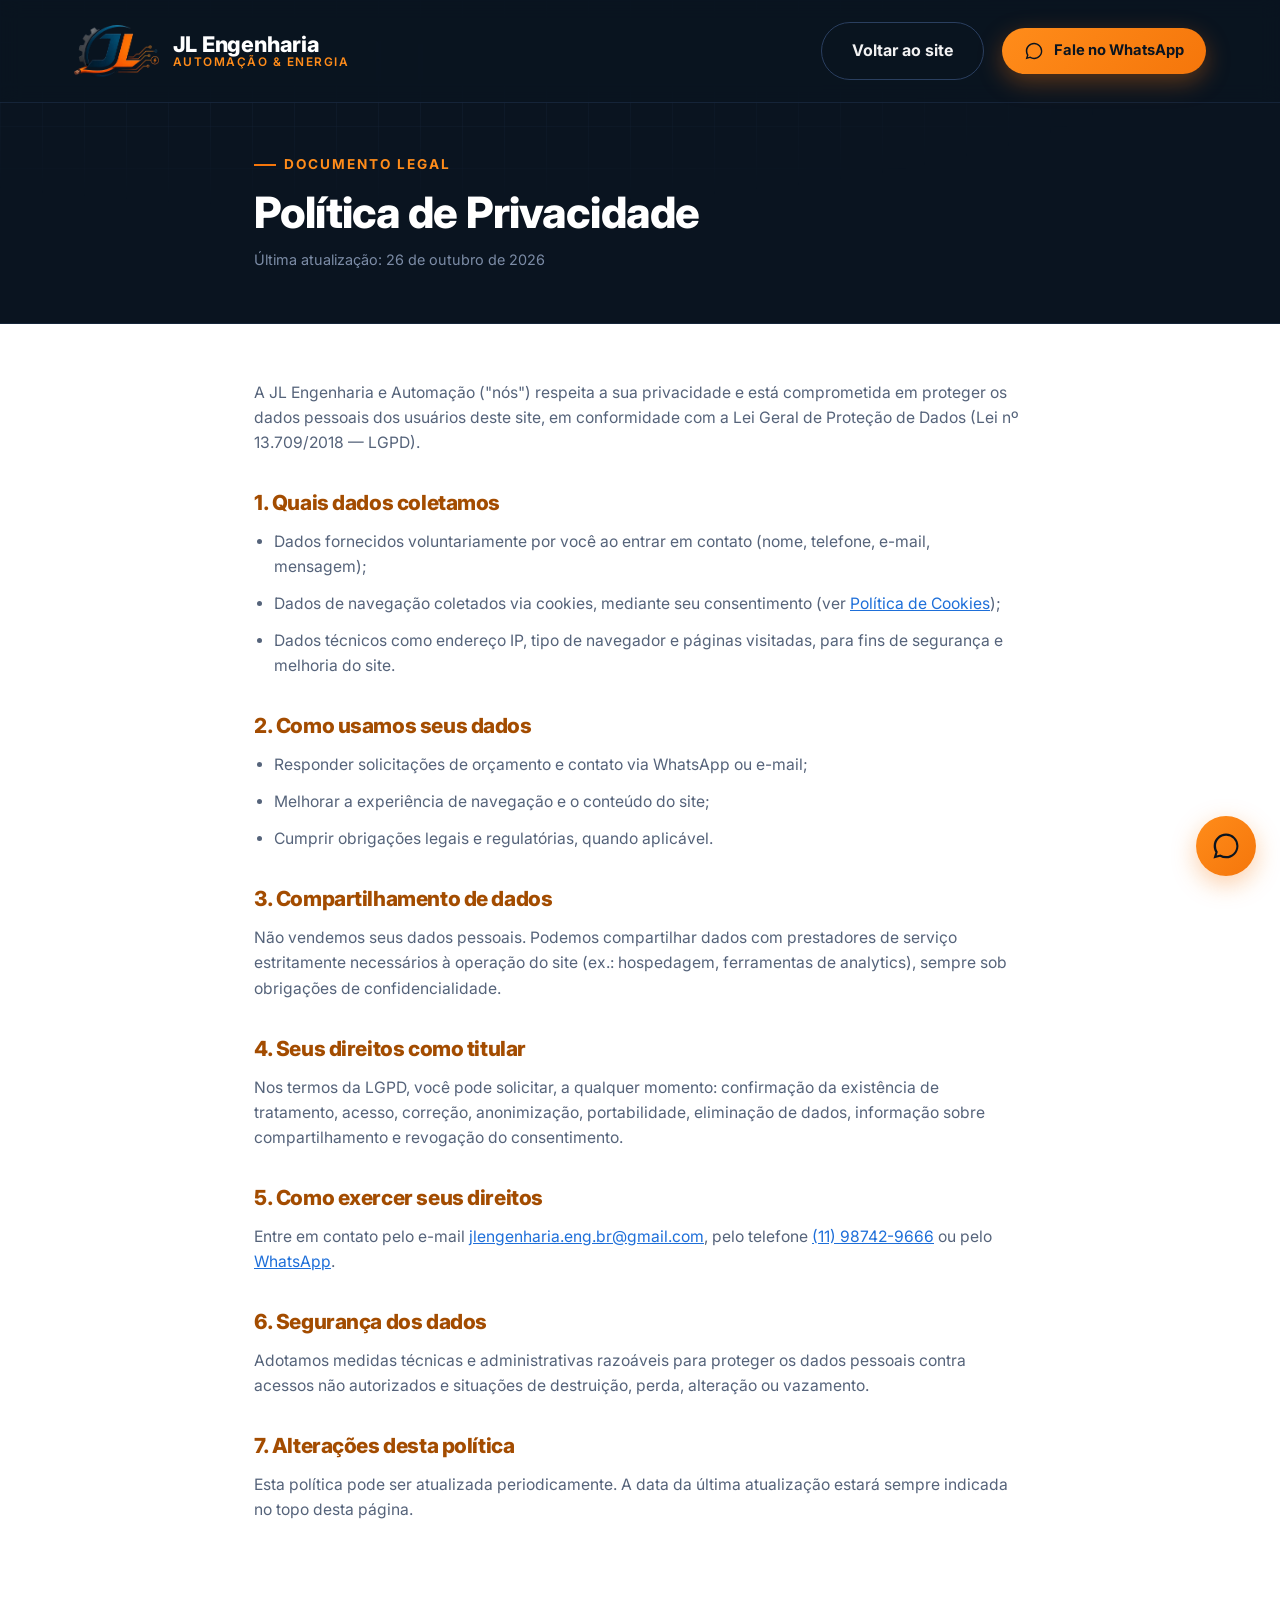
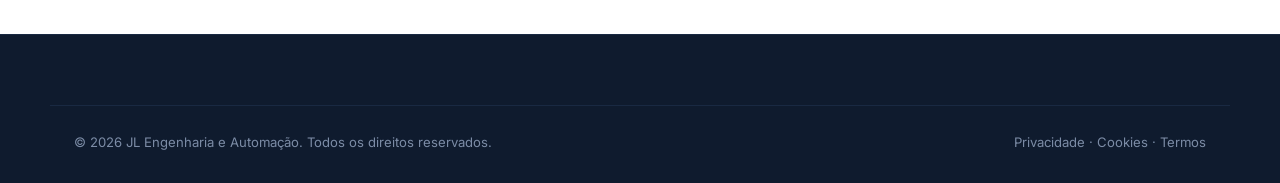
<file: privacidade.html>
<!DOCTYPE html>
<html lang="pt-BR">
<head>
<meta charset="UTF-8">
<meta name="viewport" content="width=device-width, initial-scale=1.0">
<title>Política de Privacidade | JL Engenharia e Automação</title>
<meta name="description" content="Política de Privacidade da JL Engenharia e Automação, em conformidade com a LGPD.">
<meta name="robots" content="noindex, follow">
<link rel="canonical" href="https://jlengenharia.com.br/privacidade">
<link rel="icon" type="image/png" href="/assets/img/favicon.png">
<link rel="apple-touch-icon" href="/assets/img/apple-touch-icon.png">
<link rel="preconnect" href="https://fonts.googleapis.com">
<link rel="preconnect" href="https://fonts.gstatic.com" crossorigin>
<link href="https://fonts.googleapis.com/css2?family=Inter:wght@400;500;600;700;800&amp;display=swap" rel="stylesheet">
<link rel="stylesheet" href="/assets/css/style.css">
</head>
<body>
<header class="site-header">
  <div class="container header-inner">
    <a href="/" class="brand" aria-label="JL Engenharia e Automação — página inicial">
      <img class="brand-logo" src="/assets/img/logo.webp" alt="JL Engenharia e Automação" width="390" height="240" loading="eager">
      <span class="brand-text"><strong>JL Engenharia</strong><span>Automação &amp; Energia</span></span>
    </a>
    <div class="header-cta">
      <a href="/" class="btn btn-secondary header-back-btn">Voltar ao site</a>
      <a href="https://wa.me/5511987429666?text=Ol%C3%A1!%20Vim%20pelo%20site%20e%20gostaria%20de%20um%20or%C3%A7amento." class="btn btn-primary header-cta-btn" target="_blank" rel="noopener">
        <svg viewBox="0 0 24 24" fill="currentColor" aria-hidden="true"><path d="M12.04 2C6.58 2 2.13 6.45 2.13 11.91c0 1.87.51 3.62 1.4 5.12L2 22l5.14-1.5a9.85 9.85 0 004.9 1.32h.01c5.46 0 9.9-4.45 9.9-9.91C21.96 6.45 17.5 2 12.04 2zm0 18.06a8.1 8.1 0 01-4.14-1.14l-.3-.18-3.05.9.9-2.97-.2-.31a8.1 8.1 0 01-1.24-4.35c0-4.5 3.66-8.16 8.15-8.16a8.1 8.1 0 015.77 2.39 8.08 8.08 0 012.38 5.75c0 4.5-3.66 8.07-8.27 8.07z"/></svg>
        Fale no WhatsApp
      </a>
    </div>
  </div>
</header>

<section class="legal-hero">
  <div class="circuit-bg" aria-hidden="true"></div>
  <div class="container">
    <span class="section-label">Documento legal</span>
    <h1>Política de Privacidade</h1>
    <p class="updated">Última atualização: 26 de outubro de 2026</p>
  </div>
</section>

<main class="legal-page section-light section-white">
  <div class="container">
    <p>A JL Engenharia e Automação ("nós") respeita a sua privacidade e está comprometida em proteger os dados pessoais dos usuários deste site, em conformidade com a Lei Geral de Proteção de Dados (Lei nº 13.709/2018 — LGPD).</p>

    <h2>1. Quais dados coletamos</h2>
    <ul>
      <li>Dados fornecidos voluntariamente por você ao entrar em contato (nome, telefone, e-mail, mensagem);</li>
      <li>Dados de navegação coletados via cookies, mediante seu consentimento (ver <a href="/cookies">Política de Cookies</a>);</li>
      <li>Dados técnicos como endereço IP, tipo de navegador e páginas visitadas, para fins de segurança e melhoria do site.</li>
    </ul>

    <h2>2. Como usamos seus dados</h2>
    <ul>
      <li>Responder solicitações de orçamento e contato via WhatsApp ou e-mail;</li>
      <li>Melhorar a experiência de navegação e o conteúdo do site;</li>
      <li>Cumprir obrigações legais e regulatórias, quando aplicável.</li>
    </ul>

    <h2>3. Compartilhamento de dados</h2>
    <p>Não vendemos seus dados pessoais. Podemos compartilhar dados com prestadores de serviço estritamente necessários à operação do site (ex.: hospedagem, ferramentas de analytics), sempre sob obrigações de confidencialidade.</p>

    <h2>4. Seus direitos como titular</h2>
    <p>Nos termos da LGPD, você pode solicitar, a qualquer momento: confirmação da existência de tratamento, acesso, correção, anonimização, portabilidade, eliminação de dados, informação sobre compartilhamento e revogação do consentimento.</p>

    <h2>5. Como exercer seus direitos</h2>
    <p>Entre em contato pelo e-mail <a href="mailto:jlengenharia.eng.br@gmail.com">jlengenharia.eng.br@gmail.com</a>, pelo telefone <a href="tel:+5511987429666">(11) 98742-9666</a> ou pelo <a href="https://wa.me/5511987429666" target="_blank" rel="noopener">WhatsApp</a>.</p>

    <h2>6. Segurança dos dados</h2>
    <p>Adotamos medidas técnicas e administrativas razoáveis para proteger os dados pessoais contra acessos não autorizados e situações de destruição, perda, alteração ou vazamento.</p>

    <h2>7. Alterações desta política</h2>
    <p>Esta política pode ser atualizada periodicamente. A data da última atualização estará sempre indicada no topo desta página.</p>
  </div>
</main>

<footer class="site-footer">
  <div class="container footer-bottom">
    <span>&copy; <span id="year"></span> JL Engenharia e Automação. Todos os direitos reservados.</span>
    <span><a href="/privacidade">Privacidade</a> · <a href="/cookies">Cookies</a> · <a href="/termos">Termos</a></span>
  </div>
</footer>

<a href="https://wa.me/5511987429666" class="wa-float" target="_blank" rel="noopener" aria-label="Falar no WhatsApp">
  <svg viewBox="0 0 24 24" fill="currentColor" aria-hidden="true"><path d="M12.04 2C6.58 2 2.13 6.45 2.13 11.91c0 1.87.51 3.62 1.4 5.12L2 22l5.14-1.5a9.85 9.85 0 004.9 1.32h.01c5.46 0 9.9-4.45 9.9-9.91C21.96 6.45 17.5 2 12.04 2zm0 18.06a8.1 8.1 0 01-4.14-1.14l-.3-.18-3.05.9.9-2.97-.2-.31a8.1 8.1 0 01-1.24-4.35c0-4.5 3.66-8.16 8.15-8.16a8.1 8.1 0 015.77 2.39 8.08 8.08 0 012.38 5.75c0 4.5-3.66 8.07-8.27 8.07z"/></svg>
</a>

<script>document.getElementById('year').textContent = new Date().getFullYear();</script>
<script src="/assets/js/main.js" defer></script>
</body>
</html>
</file>
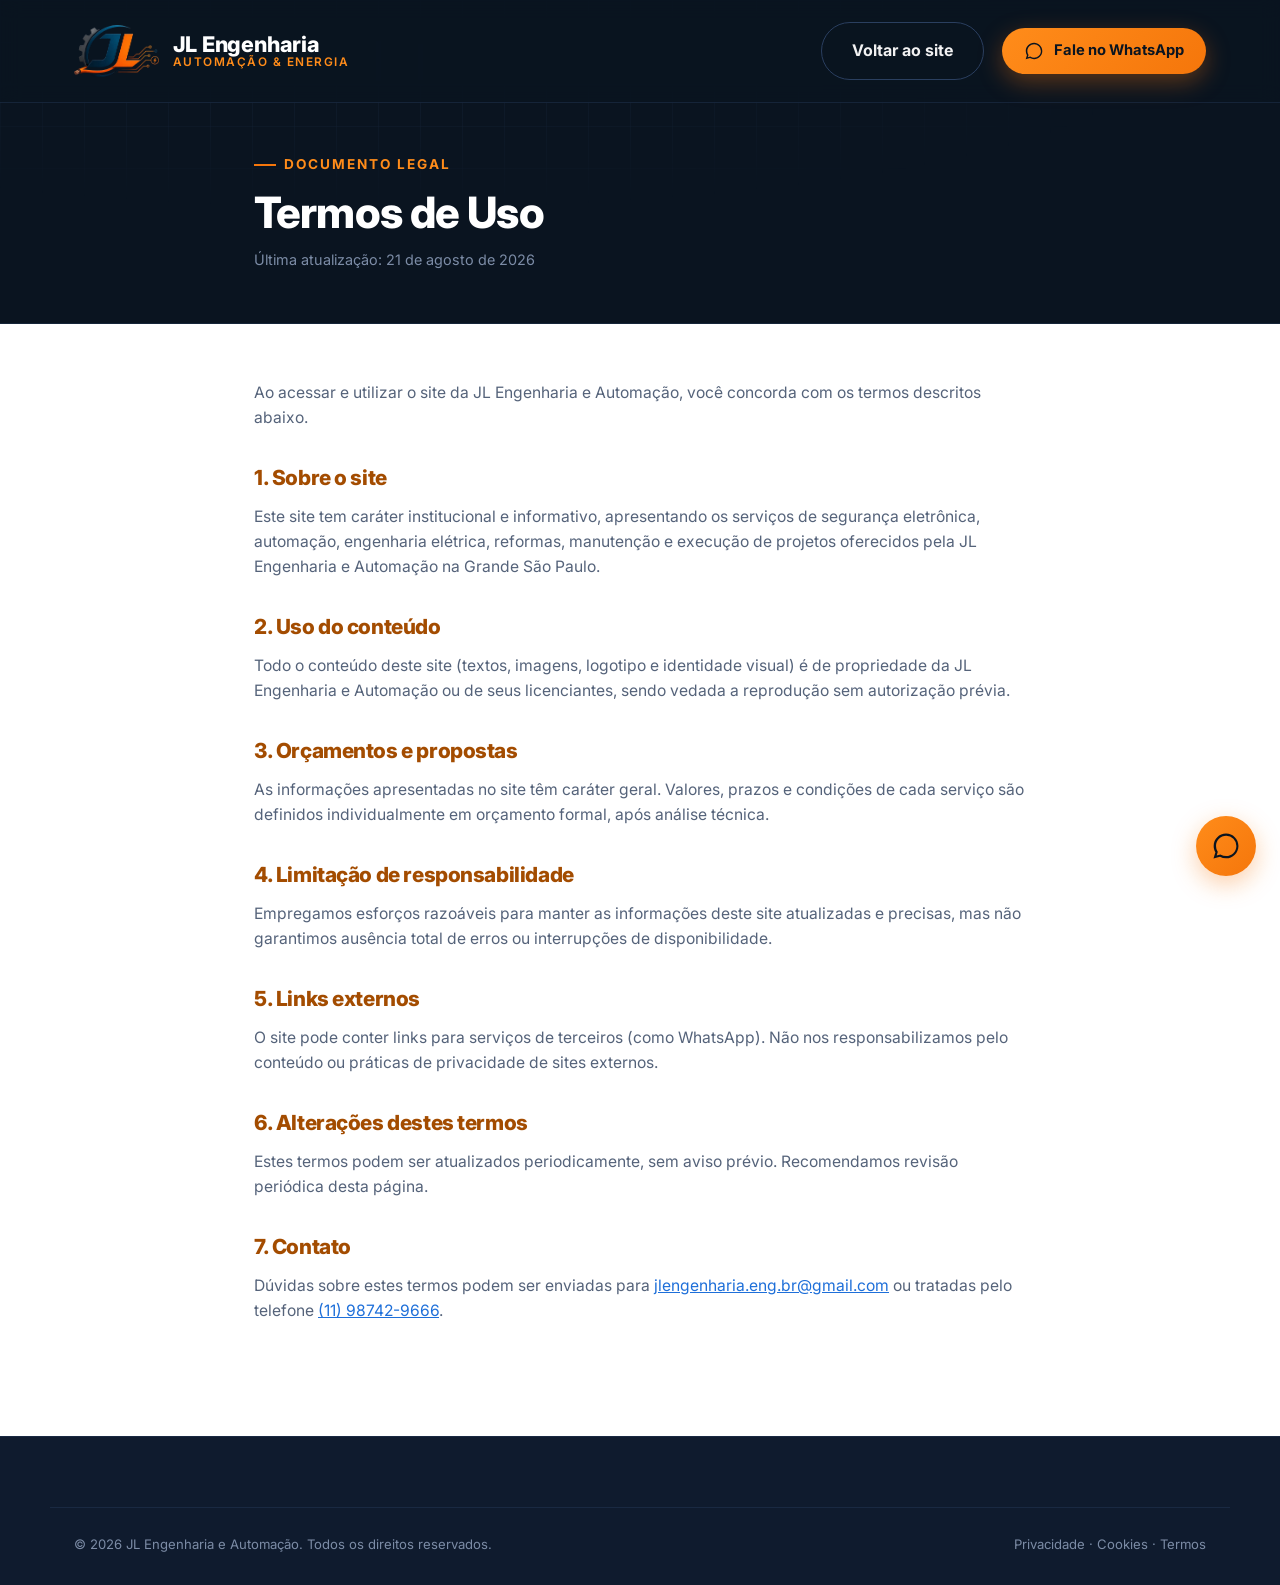
<file: termos.html>
<!DOCTYPE html>
<html lang="pt-BR">
<head>
<meta charset="UTF-8">
<meta name="viewport" content="width=device-width, initial-scale=1.0">
<title>Termos de Uso | JL Engenharia e Automação</title>
<meta name="description" content="Termos de uso do site da JL Engenharia e Automação.">
<meta name="robots" content="noindex, follow">
<link rel="canonical" href="https://jlengenharia.com.br/termos">
<link rel="icon" type="image/png" href="/assets/img/favicon.png">
<link rel="apple-touch-icon" href="/assets/img/apple-touch-icon.png">
<link rel="preconnect" href="https://fonts.googleapis.com">
<link rel="preconnect" href="https://fonts.gstatic.com" crossorigin>
<link href="https://fonts.googleapis.com/css2?family=Inter:wght@400;500;600;700;800&amp;display=swap" rel="stylesheet">
<link rel="stylesheet" href="/assets/css/style.css">
</head>
<body>
<header class="site-header">
  <div class="container header-inner">
    <a href="/" class="brand" aria-label="JL Engenharia e Automação — página inicial">
      <img class="brand-logo" src="/assets/img/logo.webp" alt="JL Engenharia e Automação" width="390" height="240" loading="eager">
      <span class="brand-text"><strong>JL Engenharia</strong><span>Automação &amp; Energia</span></span>
    </a>
    <div class="header-cta">
      <a href="/" class="btn btn-secondary header-back-btn">Voltar ao site</a>
      <a href="https://wa.me/5511987429666?text=Ol%C3%A1!%20Vim%20pelo%20site%20e%20gostaria%20de%20um%20or%C3%A7amento." class="btn btn-primary header-cta-btn" target="_blank" rel="noopener">
        <svg viewBox="0 0 24 24" fill="currentColor" aria-hidden="true"><path d="M12.04 2C6.58 2 2.13 6.45 2.13 11.91c0 1.87.51 3.62 1.4 5.12L2 22l5.14-1.5a9.85 9.85 0 004.9 1.32h.01c5.46 0 9.9-4.45 9.9-9.91C21.96 6.45 17.5 2 12.04 2zm0 18.06a8.1 8.1 0 01-4.14-1.14l-.3-.18-3.05.9.9-2.97-.2-.31a8.1 8.1 0 01-1.24-4.35c0-4.5 3.66-8.16 8.15-8.16a8.1 8.1 0 015.77 2.39 8.08 8.08 0 012.38 5.75c0 4.5-3.66 8.07-8.27 8.07z"/></svg>
        Fale no WhatsApp
      </a>
    </div>
  </div>
</header>

<section class="legal-hero">
  <div class="circuit-bg" aria-hidden="true"></div>
  <div class="container">
    <span class="section-label">Documento legal</span>
    <h1>Termos de Uso</h1>
    <p class="updated">Última atualização: 21 de agosto de 2026</p>
  </div>
</section>

<main class="legal-page section-light section-white">
  <div class="container">
    <p>Ao acessar e utilizar o site da JL Engenharia e Automação, você concorda com os termos descritos abaixo.</p>

    <h2>1. Sobre o site</h2>
    <p>Este site tem caráter institucional e informativo, apresentando os serviços de segurança eletrônica, automação, engenharia elétrica, reformas, manutenção e execução de projetos oferecidos pela JL Engenharia e Automação na Grande São Paulo.</p>

    <h2>2. Uso do conteúdo</h2>
    <p>Todo o conteúdo deste site (textos, imagens, logotipo e identidade visual) é de propriedade da JL Engenharia e Automação ou de seus licenciantes, sendo vedada a reprodução sem autorização prévia.</p>

    <h2>3. Orçamentos e propostas</h2>
    <p>As informações apresentadas no site têm caráter geral. Valores, prazos e condições de cada serviço são definidos individualmente em orçamento formal, após análise técnica.</p>

    <h2>4. Limitação de responsabilidade</h2>
    <p>Empregamos esforços razoáveis para manter as informações deste site atualizadas e precisas, mas não garantimos ausência total de erros ou interrupções de disponibilidade.</p>

    <h2>5. Links externos</h2>
    <p>O site pode conter links para serviços de terceiros (como WhatsApp). Não nos responsabilizamos pelo conteúdo ou práticas de privacidade de sites externos.</p>

    <h2>6. Alterações destes termos</h2>
    <p>Estes termos podem ser atualizados periodicamente, sem aviso prévio. Recomendamos revisão periódica desta página.</p>

    <h2>7. Contato</h2>
    <p>Dúvidas sobre estes termos podem ser enviadas para <a href="mailto:jlengenharia.eng.br@gmail.com">jlengenharia.eng.br@gmail.com</a> ou tratadas pelo telefone <a href="tel:+5511987429666">(11) 98742-9666</a>.</p>
  </div>
</main>

<footer class="site-footer">
  <div class="container footer-bottom">
    <span>&copy; <span id="year"></span> JL Engenharia e Automação. Todos os direitos reservados.</span>
    <span><a href="/privacidade">Privacidade</a> · <a href="/cookies">Cookies</a> · <a href="/termos">Termos</a></span>
  </div>
</footer>

<a href="https://wa.me/5511987429666" class="wa-float" target="_blank" rel="noopener" aria-label="Falar no WhatsApp">
  <svg viewBox="0 0 24 24" fill="currentColor" aria-hidden="true"><path d="M12.04 2C6.58 2 2.13 6.45 2.13 11.91c0 1.87.51 3.62 1.4 5.12L2 22l5.14-1.5a9.85 9.85 0 004.9 1.32h.01c5.46 0 9.9-4.45 9.9-9.91C21.96 6.45 17.5 2 12.04 2zm0 18.06a8.1 8.1 0 01-4.14-1.14l-.3-.18-3.05.9.9-2.97-.2-.31a8.1 8.1 0 01-1.24-4.35c0-4.5 3.66-8.16 8.15-8.16a8.1 8.1 0 015.77 2.39 8.08 8.08 0 012.38 5.75c0 4.5-3.66 8.07-8.27 8.07z"/></svg>
</a>

<script>document.getElementById('year').textContent = new Date().getFullYear();</script>
<script src="/assets/js/main.js" defer></script>
</body>
</html>
</file>
<file: assets/css/style.css>
/* ==========================================================================
   JL Engenharia e Automação — Design System
   Dark tech: azul-marinho + laranja + azul elétrico
   ========================================================================== */

:root {
  --bg-primary: #0A1420;
  --bg-secondary: #0F1B2E;
  --bg-elevated: #14213A;
  --bg-card: #16233D;
  --orange: #F5760B;
  --orange-light: #FF8C1A;
  --orange-dark: #C95F08;
  --blue: #1E6FD9;
  --blue-light: #2E86DE;
  --line: #2A3F5F;
  --line-soft: rgba(42, 63, 95, 0.4);
  --text: #F2F2F2;
  --text-muted: #A9B7CC;
  --text-dim: #7C8CA6;
  --white: #FFFFFF;

  /* Light-section tokens (AA-contrast variants used on light backgrounds) */
  --bg-light: #FFFFFF;
  --bg-light-alt: #F3F5F9;
  --text-onlight: #16202E;
  --text-onlight-muted: #55637A;
  --text-onlight-dim: #5C6A84;
  --orange-onlight: #A34C00;
  --blue-onlight: #1E6FD9;
  --line-onlight: rgba(22, 32, 46, 0.16);
  --line-onlight-soft: rgba(22, 32, 46, 0.09);

  --radius-sm: 8px;
  --radius-md: 14px;
  --radius-lg: 22px;

  --shadow-card: 0 8px 30px rgba(0, 0, 0, 0.35);
  --shadow-card-light: 0 8px 24px rgba(22, 32, 46, 0.08);
  --shadow-orange: 0 8px 24px rgba(245, 118, 11, 0.35);

  --font-display: 'Inter', -apple-system, BlinkMacSystemFont, sans-serif;
  --font-body: 'Inter', -apple-system, BlinkMacSystemFont, sans-serif;

  --container: 1180px;
}

/* Sections that sit on a light background: swap the dark-bg tokens for
   AA-contrast light-bg equivalents. Everything nested (cards, headings,
   icons, labels) reads these vars, so no per-component overrides needed. */
.section-light {
  background: var(--bg-light-alt);
  --text: var(--text-onlight);
  --text-muted: var(--text-onlight-muted);
  --text-dim: var(--text-onlight-dim);
  --bg-card: #FFFFFF;
  --line: var(--line-onlight);
  --line-soft: var(--line-onlight-soft);
  --orange-light: var(--orange-onlight);
  --blue-light: var(--blue-onlight);
  --shadow-card: var(--shadow-card-light);
}
.section-light.section-white { background: var(--bg-light); }
.section-light.section-white .pillar-card,
.section-light.section-white .service-card,
.section-light.section-white .project-card { background: var(--bg-light-alt); }

/* ---- Reset ---- */
*, *::before, *::after { box-sizing: border-box; margin: 0; padding: 0; }
html { scroll-behavior: smooth; }
body {
  background: var(--bg-primary);
  color: var(--text);
  font-family: var(--font-body);
  line-height: 1.6;
  -webkit-font-smoothing: antialiased;
  overflow-x: hidden;
}
img { max-width: 100%; display: block; }
a { color: inherit; text-decoration: none; }
ul { list-style: none; }
button { font: inherit; cursor: pointer; border: none; background: none; color: inherit; }
h1, h2, h3, h4 { font-family: var(--font-display); font-weight: 800; line-height: 1.15; letter-spacing: -0.02em; }
.container { max-width: var(--container); margin: 0 auto; padding: 0 24px; }

:focus-visible {
  outline: 2px solid var(--orange-light);
  outline-offset: 2px;
}

/* ---- Circuit background pattern ---- */
.circuit-bg {
  position: absolute;
  inset: 0;
  pointer-events: none;
  opacity: 0.55;
  background-image:
    linear-gradient(var(--line-soft) 1px, transparent 1px),
    linear-gradient(90deg, var(--line-soft) 1px, transparent 1px);
  background-size: 42px 42px;
  -webkit-mask-image: radial-gradient(ellipse 80% 60% at 30% 20%, #000 0%, transparent 75%);
  mask-image: radial-gradient(ellipse 80% 60% at 30% 20%, #000 0%, transparent 75%);
}

.section-label {
  display: inline-flex;
  align-items: center;
  gap: 8px;
  color: var(--orange-light);
  font-family: var(--font-display);
  font-weight: 700;
  letter-spacing: 2px;
  text-transform: uppercase;
  font-size: 0.85rem;
  margin-bottom: 12px;
}
.section-label::before {
  content: '';
  width: 22px;
  height: 2px;
  background: var(--orange);
}

.section-title {
  font-size: clamp(1.8rem, 3.2vw, 2.6rem);
  color: var(--text);
  margin-bottom: 14px;
}
.section-title span { color: var(--orange-light); }
.section-sub {
  color: var(--text-muted);
  max-width: 620px;
  font-size: 1.05rem;
  margin-bottom: 44px;
}

/* ---- Buttons ---- */
.btn {
  display: inline-flex;
  align-items: center;
  justify-content: center;
  gap: 10px;
  padding: 15px 30px;
  border-radius: 999px;
  font-weight: 700;
  font-size: 1rem;
  transition: transform 0.2s ease, box-shadow 0.2s ease, background 0.2s ease;
  white-space: nowrap;
}
.btn-primary {
  background: linear-gradient(135deg, #FF8C1A, #F5760B);
  color: var(--bg-primary);
  box-shadow: var(--shadow-orange);
}
.btn-primary:hover { transform: translateY(-2px); box-shadow: 0 12px 30px rgba(245, 118, 11, 0.45); }
.btn-secondary {
  background: transparent;
  color: var(--text);
  border: 1.5px solid var(--line);
}
.btn-secondary:hover { border-color: var(--blue-light); color: var(--blue-light); }
.btn svg { width: 20px; height: 20px; flex-shrink: 0; }

/* ---- Header ---- */
.site-header {
  position: fixed;
  top: 0; left: 0; right: 0;
  z-index: 1000;
  background: rgba(10, 20, 32, 0.85);
  backdrop-filter: blur(10px);
  border-bottom: 1px solid var(--line-soft);
  transition: background 0.3s ease;
}
.header-inner {
  display: flex;
  align-items: center;
  justify-content: space-between;
  padding: 22px 24px;
}
.brand { display: flex; align-items: center; gap: 14px; }
.brand-logo { height: 52px; width: auto; flex-shrink: 0; }
.brand-text { display: flex; flex-direction: column; line-height: 1.15; }
.brand-text strong { font-family: var(--font-display); font-weight: 800; font-size: 1.35rem; color: var(--white); letter-spacing: -0.01em; }
.brand-text span { font-size: 0.74rem; color: var(--orange-light); font-weight: 600; letter-spacing: 1.5px; text-transform: uppercase; }

.main-nav ul { display: flex; gap: 34px; }
.main-nav a {
  font-weight: 600;
  font-size: 0.95rem;
  color: var(--text-muted);
  transition: color 0.2s ease;
  position: relative;
}
.main-nav a:hover { color: var(--white); }
.main-nav a::after {
  content: '';
  position: absolute;
  bottom: -6px; left: 0;
  width: 0; height: 2px;
  background: var(--orange);
  transition: width 0.2s ease;
}
.main-nav a:hover::after { width: 100%; }

.header-cta { display: flex; align-items: center; gap: 18px; }
.header-cta .btn-primary { padding: 11px 22px; font-size: 0.92rem; }

/* ---- Animated hamburger (hambúrguer -> X, SVG puro) ---- */
.nav-toggle {
  display: none;
  width: 44px; height: 44px;
  align-items: center; justify-content: center;
  flex-shrink: 0;
  color: var(--orange-light);
  position: relative;
  z-index: 1101;
}
.nav-toggle svg { width: 24px; height: 24px; }
.menu-icon-line {
  transform-origin: center;
  transition: transform 300ms cubic-bezier(0.22, 1, 0.36, 1), opacity 300ms cubic-bezier(0.22, 1, 0.36, 1);
}
.nav-toggle[aria-expanded="true"] .menu-icon-line-1 { transform: translateY(5px) rotate(45deg); }
.nav-toggle[aria-expanded="true"] .menu-icon-line-2 { opacity: 0; transform: scaleX(0.2); }
.nav-toggle[aria-expanded="true"] .menu-icon-line-3 { transform: translateY(-5px) rotate(-45deg); }
@media (prefers-reduced-motion: reduce) {
  .menu-icon-line { transition: none; }
}

/* ---- Mobile menu overlay panel ----
   Fica ABAIXO do header (z-index menor) e recebe padding-top igual à altura
   do header fixo, para que o botão hambúrguer permaneça visível e clicável
   por cima do painel — um único botão abre e fecha. Transição é só
   opacity + visibility (fade em tela cheia), sem deslocamento. */
.mobile-menu-panel {
  position: fixed;
  inset: 0;
  z-index: 950;
  padding-top: 102px;
  background: var(--bg-primary);
  display: flex;
  flex-direction: column;
  opacity: 0;
  visibility: hidden;
  transition: opacity 500ms ease-out, visibility 500ms ease-out;
}
.mobile-menu-panel.open {
  opacity: 1;
  visibility: visible;
}
.mobile-menu-body {
  flex: 1;
  overflow-y: auto;
  padding-bottom: 12px;
}
.mobile-menu-list a {
  display: flex;
  align-items: center;
  gap: 16px;
  min-height: 60px;
  padding: 10px 20px;
  color: var(--text);
  font-family: var(--font-body);
  font-weight: 600;
  font-size: 1.0625rem;
  transition: background-color 0.2s ease;
}
.mobile-menu-list a:hover,
.mobile-menu-list a:focus-visible { background: var(--bg-secondary); }
.mobile-menu-list a .menu-icon {
  width: 44px; height: 44px;
  flex-shrink: 0;
  border-radius: 50%;
  border: 1.5px solid var(--line);
  display: flex; align-items: center; justify-content: center;
  transition: border-color 0.2s ease;
}
.mobile-menu-list a:hover .menu-icon { border-color: var(--orange); }
.mobile-menu-list a .menu-icon svg { width: 20px; height: 20px; color: var(--orange-light); }
.mobile-menu-list a .menu-label { flex: 1; }
.mobile-menu-list a .menu-chevron {
  width: 18px; height: 18px;
  flex-shrink: 0;
  color: var(--text-dim);
  transition: transform 0.2s ease;
}
.mobile-menu-list a:hover .menu-chevron { transform: translateX(3px); }
.mobile-menu-list a.is-cta .menu-icon { border-color: var(--orange); background: rgba(245, 118, 11, 0.12); }
.mobile-menu-footer {
  flex-shrink: 0;
  display: flex;
  align-items: center;
  justify-content: center;
  gap: 40px;
  padding: 18px 20px calc(28px + env(safe-area-inset-bottom));
}
.mobile-menu-footer a {
  color: var(--orange-light);
  transition: opacity 0.2s ease;
}
.mobile-menu-footer a:hover { opacity: 0.7; }
.mobile-menu-footer a svg { width: 22px; height: 22px; }
@media (prefers-reduced-motion: reduce) {
  .mobile-menu-panel { transition: none; }
}

/* ---- Hero ---- */
.hero {
  position: relative;
  padding: 196px 0 110px;
  overflow: hidden;
  background: radial-gradient(ellipse 60% 50% at 80% 10%, rgba(30, 111, 217, 0.18), transparent 60%);
}
.hero-inner { position: relative; z-index: 2; display: grid; grid-template-columns: 1.1fr 0.9fr; gap: 50px; align-items: center; }
.hero-badge {
  display: inline-flex;
  align-items: center;
  gap: 8px;
  background: rgba(245, 118, 11, 0.12);
  border: 1px solid rgba(245, 118, 11, 0.35);
  color: var(--orange-light);
  padding: 7px 16px;
  border-radius: 999px;
  font-size: 0.82rem;
  font-weight: 700;
  letter-spacing: 0.5px;
  margin-bottom: 22px;
  white-space: nowrap;
  max-width: 100%;
}
.hero-badge svg { flex-shrink: 0; }
.hero-badge span { overflow: hidden; text-overflow: ellipsis; white-space: nowrap; }
.hero h1 {
  font-size: clamp(2.3rem, 4.4vw, 3.6rem);
  color: var(--white);
  margin-bottom: 20px;
}
.hero h1 .accent { color: var(--orange-light); }
.hero h1 .accent-blue { color: var(--blue-light); }
.hero p.lead {
  font-size: 1.15rem;
  color: var(--text-muted);
  max-width: 540px;
  margin-bottom: 34px;
}
.hero-actions { display: flex; gap: 16px; flex-wrap: wrap; margin-bottom: 40px; }
.hero-coverage {
  display: flex;
  align-items: center;
  gap: 10px;
  color: var(--text-dim);
  font-size: 0.9rem;
  font-weight: 600;
}
.hero-coverage svg { width: 18px; height: 18px; color: var(--orange-light); flex-shrink: 0; }

.hero-visual {
  position: relative;
  aspect-ratio: 1 / 1;
  display: flex;
  align-items: center;
  justify-content: center;
}
.hero-visual .ring, .error-mark .ring {
  position: absolute;
  border-radius: 50%;
  border: 1.5px solid var(--line);
}
.hero-visual .ring-1, .error-mark .ring-1 { inset: 0; animation: spin 40s linear infinite; }
.hero-visual .ring-2, .error-mark .ring-2 { inset: 12%; border-style: dashed; border-color: rgba(30,111,217,0.4); animation: spin-rev 55s linear infinite; }
.hero-visual .core, .error-mark .core {
  position: relative;
  z-index: 2;
  width: 58%;
  aspect-ratio: 1;
  border-radius: 50%;
  background: linear-gradient(160deg, var(--bg-card), var(--bg-secondary));
  border: 1px solid var(--line);
  display: flex;
  align-items: center;
  justify-content: center;
  box-shadow: 0 0 80px rgba(245, 118, 11, 0.15);
}
.hero-visual .core svg { width: 46%; height: 46%; color: var(--orange-light); }
@keyframes spin { to { transform: rotate(360deg); } }
@keyframes spin-rev { to { transform: rotate(-360deg); } }

/* ---- Service carousel (inside hero) ---- */
.service-carousel {
  position: relative;
  width: 100%;
  overflow: hidden;
  margin-top: 84px;
  -webkit-mask-image: linear-gradient(90deg, transparent, #000 4%, #000 96%, transparent);
  mask-image: linear-gradient(90deg, transparent, #000 4%, #000 96%, transparent);
}
.service-track {
  display: flex;
  justify-content: center;
  width: max-content;
  margin: 0 auto;
  animation: service-scroll 34s linear infinite;
}
.service-carousel:hover .service-track { animation-play-state: paused; }
.service-track-group {
  display: flex;
  gap: 20px;
  flex-shrink: 0;
  padding-right: 20px;
}
.service-chip {
  display: flex;
  align-items: center;
  gap: 14px;
  flex-shrink: 0;
  background: rgba(255, 255, 255, 0.04);
  border: 1px solid var(--line-soft);
  backdrop-filter: blur(6px);
  padding: 12px 30px 12px 12px;
  border-radius: 999px;
  white-space: nowrap;
  transition: border-color 0.2s ease, background 0.2s ease;
}
.service-chip:hover { border-color: var(--orange); background: rgba(245, 118, 11, 0.08); }
.service-chip-icon {
  width: 52px; height: 52px;
  border-radius: 50%;
  background: rgba(245, 118, 11, 0.15);
  border: 1px solid rgba(245, 118, 11, 0.4);
  display: flex; align-items: center; justify-content: center;
  flex-shrink: 0;
}
.service-chip-icon svg { width: 24px; height: 24px; color: var(--orange-light); }
.service-chip span:last-child { font-weight: 600; font-size: 1.02rem; color: var(--text); }
@keyframes service-scroll {
  from { transform: translateX(0); }
  to { transform: translateX(-50%); }
}
@media (prefers-reduced-motion: reduce) {
  .service-track { animation: none; }
  .service-carousel { overflow-x: auto; -webkit-mask-image: none; mask-image: none; }
  .service-track-group[aria-hidden="true"] { display: none; }
}

/* ---- Trust strip (estatísticas) ---- */
.trust-strip {
  position: relative;
  border-top: 1px solid var(--line-soft);
  border-bottom: 1px solid var(--line-soft);
  padding: 40px 0;
}

/* ---- Stats ---- */
.stats-bar {
  display: grid;
  grid-template-columns: repeat(4, 1fr);
  gap: 24px;
  margin-top: 56px;
  padding-top: 40px;
  border-top: 1px solid var(--line-soft);
}
.stat { text-align: left; }
.stat strong { display: block; font-family: var(--font-display); font-size: 2.1rem; color: var(--orange-light); }
.stat span { color: var(--text-dim); font-size: 0.88rem; font-weight: 600; }

/* ---- About / Pillars ---- */
.section { padding: 100px 0; position: relative; }
.section-alt { background: var(--bg-secondary); }

.pillars-grid {
  display: grid;
  grid-template-columns: repeat(4, 1fr);
  gap: 24px;
}
.pillar-card {
  background: var(--bg-card);
  border: 1px solid var(--line-soft);
  border-radius: var(--radius-md);
  padding: 30px 26px;
  transition: transform 0.25s ease, border-color 0.25s ease;
}
.pillar-card:hover { transform: translateY(-4px); border-color: var(--orange); }
.pillar-icon {
  width: 52px; height: 52px;
  border-radius: var(--radius-sm);
  background: rgba(245, 118, 11, 0.12);
  display: flex; align-items: center; justify-content: center;
  margin-bottom: 18px;
}
.pillar-icon svg { width: 26px; height: 26px; color: var(--orange-light); }
.pillar-card h3 { font-size: 1.15rem; color: var(--text); margin-bottom: 10px; }
.pillar-card p { color: var(--text-muted); font-size: 0.94rem; }

/* ---- Services detail ---- */
.services-grid {
  display: grid;
  grid-template-columns: repeat(3, 1fr);
  gap: 24px;
}
.service-card {
  background: var(--bg-card);
  border: 1px solid var(--line-soft);
  border-radius: var(--radius-md);
  padding: 34px 28px;
  position: relative;
  overflow: hidden;
  transition: border-color 0.25s ease, transform 0.25s ease;
}
.service-card:hover { border-color: var(--blue-light); transform: translateY(-4px); }
.service-card .num {
  position: absolute;
  top: 16px; right: 20px;
  font-family: var(--font-display);
  font-size: 2.6rem;
  font-weight: 700;
  color: var(--line);
  opacity: 0.6;
}
.service-icon {
  width: 56px; height: 56px;
  border-radius: 50%;
  background: linear-gradient(135deg, rgba(245,118,11,0.18), rgba(30,111,217,0.18));
  display: flex; align-items: center; justify-content: center;
  margin-bottom: 20px;
}
.service-icon svg { width: 28px; height: 28px; color: var(--orange-light); }
.service-card h3 { font-size: 1.2rem; color: var(--text); margin-bottom: 10px; }
.service-card p { color: var(--text-muted); font-size: 0.93rem; margin-bottom: 16px; }
.service-link { color: var(--blue-light); font-size: 0.88rem; font-weight: 700; display: inline-flex; align-items: center; gap: 6px; }
.service-link svg { width: 16px; height: 16px; transition: transform 0.2s ease; }
.service-card:hover .service-link svg { transform: translateX(4px); }

/* ---- Process ---- */
.process-track {
  display: grid;
  grid-template-columns: repeat(4, 1fr);
  gap: 0;
  position: relative;
}
.process-track::before {
  content: '';
  position: absolute;
  top: 28px; left: 8%; right: 8%;
  height: 2px;
  background: repeating-linear-gradient(90deg, var(--line) 0 8px, transparent 8px 16px);
  z-index: 0;
}
.process-step { position: relative; z-index: 1; text-align: center; padding: 0 16px; }
.process-num {
  width: 56px; height: 56px;
  border-radius: 50%;
  background: var(--bg-card);
  border: 2px solid var(--orange);
  display: flex; align-items: center; justify-content: center;
  font-family: var(--font-display);
  font-weight: 700;
  font-size: 1.3rem;
  color: var(--orange-light);
  margin: 0 auto 20px;
}
.process-step h3 { font-size: 1.05rem; color: var(--text); margin-bottom: 8px; }
.process-step p { color: var(--text-muted); font-size: 0.88rem; }

/* ---- Projects / Social proof ---- */
.projects-grid {
  display: grid;
  grid-template-columns: repeat(3, 1fr);
  gap: 22px;
}
.project-card {
  background: var(--bg-card);
  border: 1px solid var(--line-soft);
  border-radius: var(--radius-md);
  overflow: hidden;
}
.project-thumb {
  aspect-ratio: 4/3;
  background: var(--bg-elevated);
  position: relative;
  overflow: hidden;
}
.project-thumb img {
  width: 100%; height: 100%;
  object-fit: cover;
  transition: transform 0.4s ease;
}
.project-card:hover .project-thumb img { transform: scale(1.05); }
.project-info { padding: 20px 22px; }
.project-info span { color: var(--orange-light); font-size: 0.78rem; font-weight: 700; text-transform: uppercase; letter-spacing: 1px; }
.project-info h3 { font-size: 1.05rem; color: var(--text); margin: 8px 0 4px; }
.project-info p { color: var(--text-dim); font-size: 0.86rem; }

/* ---- FAQ ---- */
.faq-list { max-width: 800px; margin: 0 auto; }
.faq-item {
  border-bottom: 1px solid var(--line-soft);
}
.faq-question {
  width: 100%;
  display: flex;
  align-items: center;
  justify-content: space-between;
  padding: 24px 4px;
  text-align: left;
  font-family: var(--font-display);
  font-weight: 600;
  font-size: 1.05rem;
  color: var(--text);
}
.faq-question svg { width: 20px; height: 20px; color: var(--orange-light); flex-shrink: 0; transition: transform 0.25s ease; }
.faq-item.open .faq-question svg { transform: rotate(45deg); }
.faq-answer {
  max-height: 0;
  overflow: hidden;
  transition: max-height 0.3s ease, padding 0.3s ease;
  color: var(--text-muted);
  font-size: 0.95rem;
  padding: 0 4px;
}
.faq-item.open .faq-answer { max-height: 300px; padding-bottom: 24px; }

/* ---- Final CTA ---- */
.cta-final {
  position: relative;
  overflow: hidden;
  background: linear-gradient(120deg, var(--orange-dark), var(--orange) 55%, var(--blue));
  padding: 80px 0;
  text-align: center;
}
.cta-final::before {
  content: '';
  position: absolute;
  inset: 0;
  background: rgba(10, 20, 32, 0.45);
  z-index: 0;
}
.cta-final .circuit-bg { opacity: 0.15; mix-blend-mode: overlay; }
.cta-final .container { position: relative; z-index: 1; }
.cta-final h2 { font-size: clamp(1.8rem, 3.4vw, 2.6rem); color: var(--white); margin-bottom: 14px; }
.cta-final p { color: rgba(255,255,255,0.95); font-size: 1.1rem; margin-bottom: 34px; }
.cta-final .btn-primary { background: var(--bg-primary); color: var(--white); box-shadow: 0 10px 30px rgba(0,0,0,0.35); }
.cta-final .btn-primary:hover { background: var(--bg-secondary); }

/* ---- Footer ---- */
.site-footer { background: var(--bg-secondary); padding: 70px 0 30px; border-top: 1px solid var(--line-soft); }
.footer-grid {
  display: grid;
  grid-template-columns: 1.4fr 1fr 1fr 1fr;
  gap: 40px;
  margin-bottom: 50px;
}
.footer-brand .brand { margin-bottom: 16px; }
.footer-brand p { color: var(--text-dim); font-size: 0.9rem; max-width: 300px; }
.footer-col h4 { color: var(--white); font-size: 0.95rem; margin-bottom: 18px; letter-spacing: 0.5px; }
.footer-col ul li { margin-bottom: 12px; }
.footer-col a { color: var(--text-muted); font-size: 0.9rem; transition: color 0.2s ease; }
.footer-col a:hover { color: var(--orange-light); }
.footer-col .contact-line { display: flex; align-items: center; gap: 8px; color: var(--text-muted); font-size: 0.9rem; }
.footer-col .contact-line svg { width: 16px; height: 16px; color: var(--orange-light); flex-shrink: 0; }
.footer-bottom {
  display: flex;
  justify-content: space-between;
  align-items: center;
  flex-wrap: wrap;
  gap: 12px;
  padding-top: 26px;
  border-top: 1px solid var(--line-soft);
  color: var(--text-dim);
  font-size: 0.82rem;
}
.footer-bottom a { color: var(--text-dim); }
.footer-bottom a:hover { color: var(--orange-light); }

/* ---- WhatsApp float ---- */
.wa-float {
  position: fixed;
  bottom: 24px; right: 24px;
  z-index: 900;
  width: 60px; height: 60px;
  border-radius: 50%;
  background: linear-gradient(135deg, var(--orange-light), var(--orange));
  display: flex; align-items: center; justify-content: center;
  box-shadow: var(--shadow-orange);
  transition: transform 0.2s ease;
}
.wa-float:hover { transform: scale(1.08); }
.wa-float svg { width: 30px; height: 30px; color: var(--bg-primary); }

/* ---- Cookie banner ---- */
.cookie-banner {
  position: fixed;
  left: 20px; bottom: 20px;
  max-width: 380px;
  display: flex;
  flex-direction: column;
  gap: 12px;
  background: var(--bg-card);
  border: 1px solid var(--line);
  border-radius: var(--radius-md);
  padding: 16px 18px;
  box-shadow: var(--shadow-card);
  z-index: 1200;
  transform: translateY(140%);
  transition: transform 0.4s ease;
}
.cookie-banner.visible { transform: translateY(0); }
.cookie-banner p { color: var(--text-muted); font-size: 0.82rem; line-height: 1.5; }
.cookie-banner p a { color: var(--blue-light); text-decoration: underline; }
.cookie-actions { display: flex; align-items: center; gap: 10px; flex-wrap: wrap; }
.cookie-actions .btn { padding: 9px 16px; font-size: 0.82rem; }
.cookie-actions .btn-ghost {
  background: transparent;
  border: 1.5px solid var(--line);
  color: var(--text);
}
.cookie-actions .btn-ghost:hover { border-color: var(--text-muted); }
.cookie-actions .btn-link {
  color: var(--text-dim);
  text-decoration: underline;
  font-weight: 600;
  font-size: 0.85rem;
  flex: 0 0 auto;
}

.cookie-prefs {
  position: fixed;
  inset: 0;
  background: rgba(5, 10, 18, 0.75);
  z-index: 1300;
  display: none;
  align-items: center;
  justify-content: center;
  padding: 20px;
}
.cookie-prefs.visible { display: flex; }
.cookie-prefs-modal {
  background: var(--bg-card);
  border: 1px solid var(--line);
  border-radius: var(--radius-md);
  max-width: 520px;
  width: 100%;
  padding: 32px;
  max-height: 85vh;
  overflow-y: auto;
}
.cookie-prefs-modal h3 { color: var(--white); font-size: 1.3rem; margin-bottom: 8px; }
.cookie-prefs-modal > p { color: var(--text-muted); font-size: 0.9rem; margin-bottom: 22px; }
.cookie-category {
  display: flex;
  align-items: flex-start;
  justify-content: space-between;
  gap: 16px;
  padding: 16px 0;
  border-bottom: 1px solid var(--line-soft);
}
.cookie-category h4 { color: var(--white); font-size: 0.98rem; margin-bottom: 4px; }
.cookie-category p { color: var(--text-dim); font-size: 0.84rem; }

.switch { position: relative; width: 46px; height: 26px; flex-shrink: 0; }
.switch input { opacity: 0; width: 0; height: 0; }
.switch .slider {
  position: absolute; inset: 0;
  background: var(--line);
  border-radius: 999px;
  cursor: pointer;
  transition: background 0.2s ease;
}
.switch .slider::before {
  content: '';
  position: absolute;
  width: 20px; height: 20px;
  left: 3px; top: 3px;
  background: var(--text);
  border-radius: 50%;
  transition: transform 0.2s ease;
}
.switch input:checked + .slider { background: var(--orange); }
.switch input:checked + .slider::before { transform: translateX(20px); background: var(--white); }
.switch input:disabled + .slider { opacity: 0.6; cursor: not-allowed; }

.cookie-prefs-actions { display: flex; gap: 12px; margin-top: 26px; }
.cookie-prefs-actions .btn { flex: 1; padding: 12px 18px; font-size: 0.9rem; }

/* ---- Legal pages ---- */
.legal-hero {
  position: relative;
  overflow: hidden;
  padding: 148px 0 52px;
  background: var(--bg-primary);
  border-bottom: 1px solid var(--line-soft);
}
.legal-hero .container { position: relative; z-index: 1; max-width: 820px; }
.legal-hero h1 { font-size: clamp(2rem, 4vw, 2.7rem); color: var(--white); margin-bottom: 10px; }
.legal-hero .updated { color: var(--text-dim); font-size: 0.9rem; }

.legal-page { padding: 56px 0 100px; min-height: 60vh; }
.legal-page .container { max-width: 820px; }
.legal-page h2 { font-size: 1.3rem; color: var(--orange-light); margin: 36px 0 14px; }
.legal-page h2:first-child { margin-top: 0; }
.legal-page p, .legal-page li { color: var(--text-muted); font-size: 0.98rem; margin-bottom: 12px; }
.legal-page ul { padding-left: 20px; list-style: disc; }
.legal-page a { color: var(--blue-light); text-decoration: underline; }

/* ---- 404 ---- */
.error-page {
  min-height: 100vh;
  background: var(--bg-primary);
  display: flex;
  align-items: center;
  justify-content: center;
  text-align: center;
  position: relative;
  padding: 40px 24px;
}
.error-content { position: relative; z-index: 1; max-width: 480px; margin: 0 auto; }
.error-mark {
  position: relative;
  width: 130px;
  aspect-ratio: 1 / 1;
  margin: 0 auto 28px;
}
.error-code {
  font-family: var(--font-display);
  font-weight: 800;
  font-size: 1.7rem;
  color: var(--orange-light);
  letter-spacing: -0.02em;
}
.error-page h1 { color: var(--white); font-size: clamp(1.5rem, 3.4vw, 2rem); margin-bottom: 12px; }
.error-page p { color: var(--text-muted); margin-bottom: 32px; }
.error-links {
  display: flex;
  flex-wrap: wrap;
  align-items: center;
  justify-content: center;
  gap: 10px 22px;
  margin-top: 36px;
  padding-top: 28px;
  border-top: 1px solid var(--line-soft);
}
.error-links a {
  display: inline-flex;
  align-items: center;
  gap: 8px;
  color: var(--text-muted);
  font-size: 0.88rem;
  font-weight: 600;
  transition: color 0.2s ease;
}
.error-links a:hover { color: var(--orange-light); }
.error-links a svg { width: 16px; height: 16px; flex-shrink: 0; }

/* ---- Reveal animation ---- */
.reveal { opacity: 0; transform: translateY(24px); transition: opacity 0.6s ease, transform 0.6s ease; }
.reveal.in-view { opacity: 1; transform: translateY(0); }

/* ---- Responsive ---- */
@media (max-width: 1024px) {
  .hero-inner { grid-template-columns: 1fr; }
  .hero-visual { max-width: 340px; margin: 0 auto; }
  .pillars-grid { grid-template-columns: repeat(2, 1fr); }
  .services-grid { grid-template-columns: repeat(2, 1fr); }
  .process-track { grid-template-columns: repeat(2, 1fr); row-gap: 40px; }
  .process-track::before { display: none; }
  .projects-grid { grid-template-columns: repeat(2, 1fr); }
  .footer-grid { grid-template-columns: 1fr 1fr; }
  .stats-bar { grid-template-columns: repeat(2, 1fr); row-gap: 30px; }
}

@media (max-width: 860px) {
  .main-nav { display: none; }
  .header-cta-btn { display: none; }
  .nav-toggle { display: flex; }
  .header-cta { gap: 10px; }
  .services-grid { grid-template-columns: 1fr; }
  .pillars-grid { grid-template-columns: 1fr; }
  .process-track { grid-template-columns: 1fr; }
  .projects-grid { grid-template-columns: 1fr; }
  .footer-grid { grid-template-columns: 1fr; gap: 32px; }
  .section { padding: 64px 0; }
  .hero { padding: 148px 0 60px; }
}

@media (min-width: 861px) {
  .mobile-menu-panel { display: none; }
}

@media (max-width: 640px) {
  .cookie-banner {
    left: 0; right: 0; bottom: 0;
    max-width: none;
    border-radius: 0;
    border-left: none; border-right: none; border-bottom: none;
    padding: 14px 16px calc(14px + env(safe-area-inset-bottom));
  }
  body.cookie-banner-open .wa-float { display: none; }
}

@media (max-width: 560px) {
  .header-back-btn { display: none; }
  .header-cta .btn-primary { padding: 11px 18px; font-size: 0.88rem; }
}

@media (max-width: 480px) {
  .cookie-actions .btn { flex: 1; min-width: 0; }
  .hero h1 { font-size: 1.9rem; }
  .section-title { font-size: 1.6rem; }
  .cta-final h2 { font-size: 1.5rem; }
  .btn { padding: 14px 22px; font-size: 0.95rem; }
}
</file>
